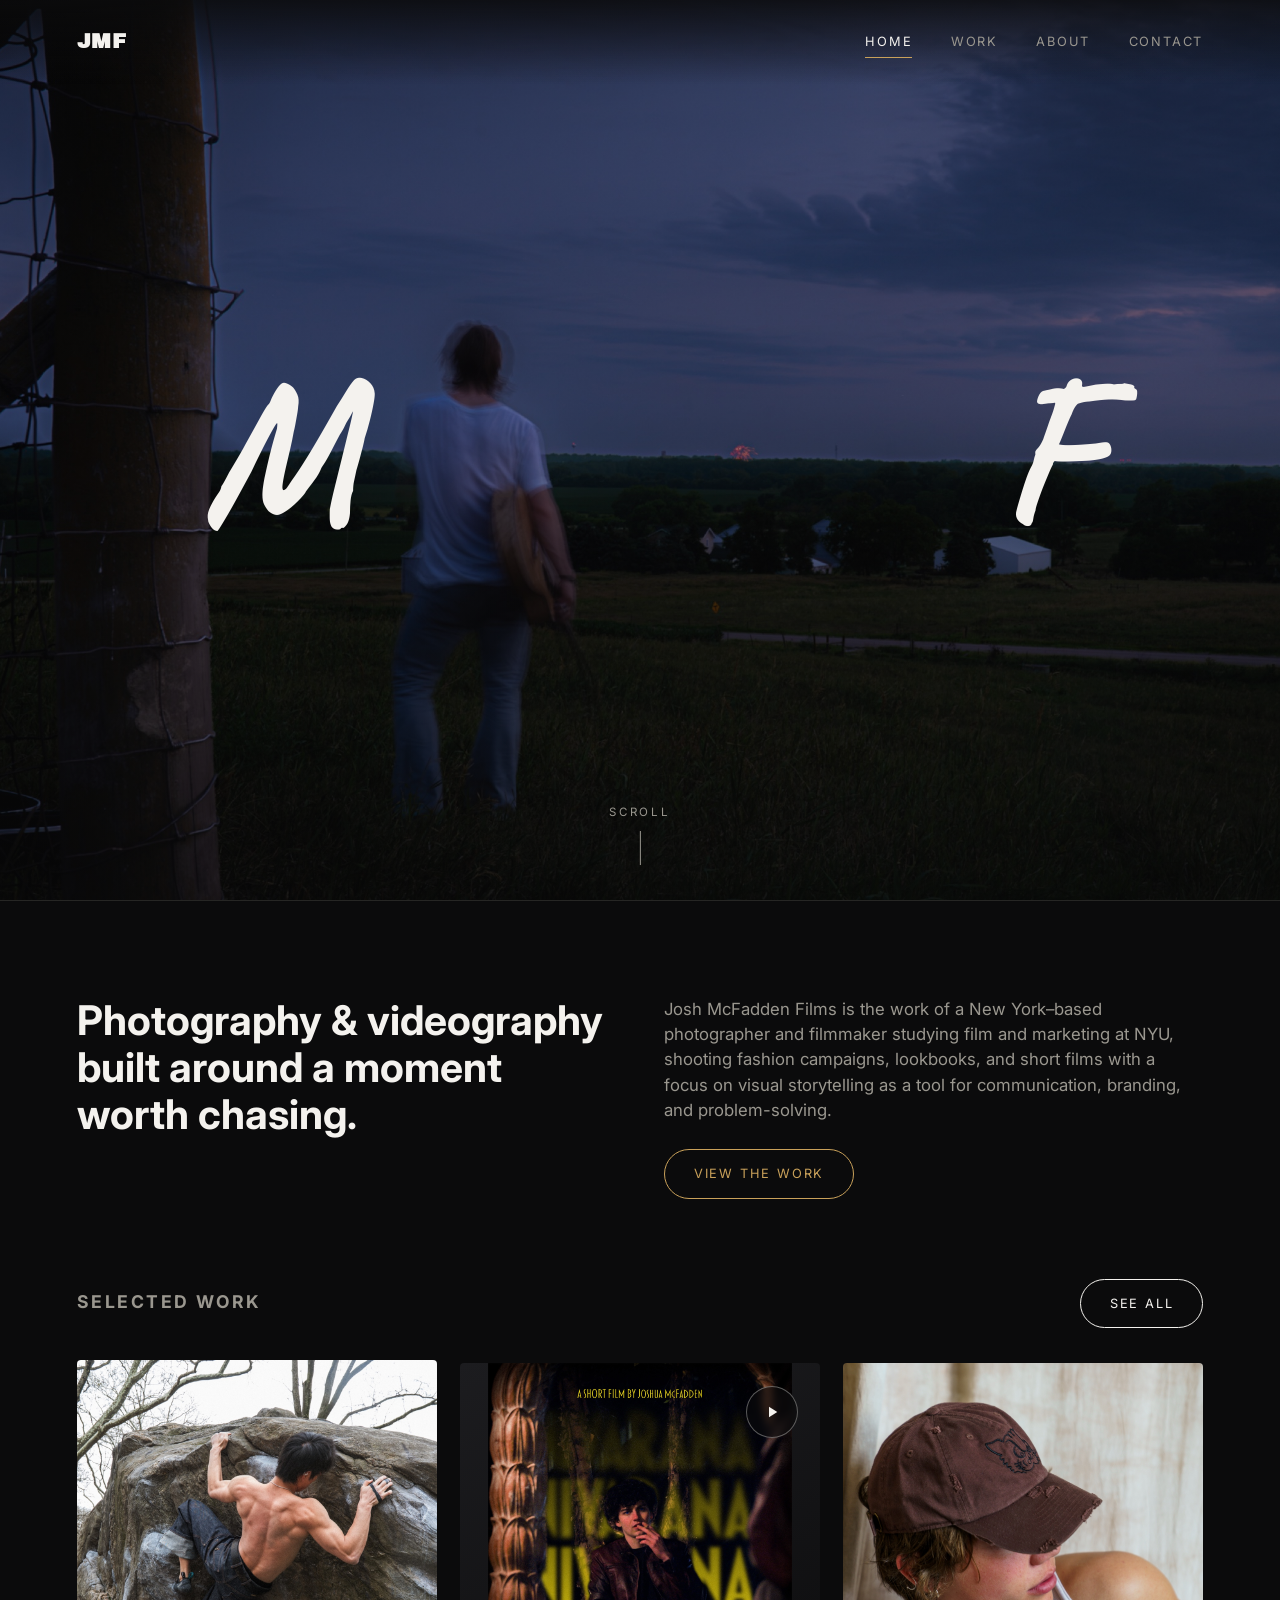
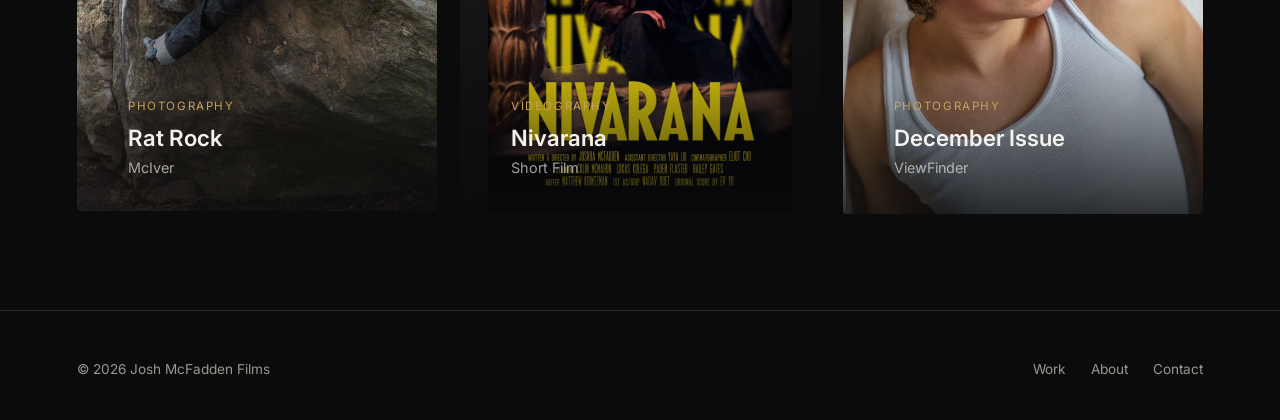
<file: index.html>
<!DOCTYPE html>
<html lang="en">
<head>
<meta charset="UTF-8">
<meta name="viewport" content="width=device-width, initial-scale=1.0">
<title>Josh McFadden Films — Photography &amp; Videography</title>
<meta name="description" content="Josh McFadden Films — photography and videography portfolio: campaigns, editorials, and short films.">
<link rel="preconnect" href="https://fonts.googleapis.com">
<link rel="preconnect" href="https://fonts.gstatic.com" crossorigin>
<link href="https://fonts.googleapis.com/css2?family=Archivo+Black&family=Caveat:wght@600;700&family=Inter:wght@400;500;600&display=swap" rel="stylesheet">
<link rel="stylesheet" href="css/style.css?v=6">
</head>
<body>

<header class="site-header">
  <div class="header-inner">
    <a href="index.html" class="logo display">JMF</a>
    <nav class="main-nav">
      <a href="index.html" class="active">Home</a>
      <a href="work.html">Work</a>
      <a href="about.html">About</a>
      <a href="contact.html">Contact</a>
    </nav>
    <button class="nav-toggle" aria-label="Toggle menu">&#9776;</button>
  </div>
</header>

<section class="hero">
  <div class="hero-inner">

    <div class="intro-clones" id="introClones" aria-hidden="true">
      <span class="clone" data-target="0">J</span>
      <span class="clone" data-target="5">M</span>
      <span class="clone" data-target="14">F</span>
    </div>

    <div class="marquee">
      <div class="marquee-track" id="marqueeTrack">
        <div class="marquee-copy" id="copyA">
          <span class="letter" data-i="0">J</span><span class="letter" data-i="1">o</span><span class="letter" data-i="2">s</span><span class="letter" data-i="3">h</span><span class="letter" data-i="4">&nbsp;</span><span class="letter" data-i="5">M</span><span class="letter" data-i="6">c</span><span class="letter" data-i="7">F</span><span class="letter" data-i="8">a</span><span class="letter" data-i="9">d</span><span class="letter" data-i="10">d</span><span class="letter" data-i="11">e</span><span class="letter" data-i="12">n</span><span class="letter" data-i="13">&nbsp;</span><span class="letter" data-i="14">F</span><span class="letter" data-i="15">i</span><span class="letter" data-i="16">l</span><span class="letter" data-i="17">m</span><span class="letter" data-i="18">s</span>
        </div>
      </div>
    </div>

  </div>

  <div class="hero-scrollcue">
    <span>Scroll</span>
    <span class="line"></span>
  </div>
</section>

<section class="home-intro">
  <h2>Photography &amp; videography built around a moment worth chasing.</h2>
  <div>
    <p>Josh McFadden Films is the work of a New York–based photographer and filmmaker studying film and marketing at NYU, shooting fashion campaigns, lookbooks, and short films with a focus on visual storytelling as a tool for communication, branding, and problem-solving.</p>
    <a href="work.html" class="btn accent">View the work</a>
  </div>
</section>

<section class="featured-strip">
  <div class="strip-head">
    <h3>Selected Work</h3>
    <a href="work.html" class="btn">See all</a>
  </div>
  <div class="featured-grid">

    <a class="project-card" href="work/mciver-rat-rock.html">
      <div class="card-media">
        <img src="assets/images/work/mciver-rat-rock/thumb-grid.jpg" alt="McIver — Rat Rock campaign">
      </div>
      <div class="card-meta">
        <div class="card-cat">Photography</div>
        <h4>Rat Rock</h4>
        <div class="card-client">McIver</div>
      </div>
    </a>

    <a class="project-card" href="work/nivarana.html">
      <div class="card-media">
        <img src="assets/images/video-posters/nivarana-poster.jpg" alt="Nivarana short film poster">
        <div class="play-badge"><svg viewBox="0 0 24 24"><path d="M8 5v14l11-7z"/></svg></div>
      </div>
      <div class="card-meta">
        <div class="card-cat">Videography</div>
        <h4>Nivarana</h4>
        <div class="card-client">Short Film</div>
      </div>
    </a>

    <a class="project-card" href="work/viewfinder-dec15.html">
      <div class="card-media">
        <img src="assets/images/work/viewfinder-dec15/thumb-home.jpg" alt="ViewFinder — December issue">
      </div>
      <div class="card-meta">
        <div class="card-cat">Photography</div>
        <h4>December Issue</h4>
        <div class="card-client">ViewFinder</div>
      </div>
    </a>

  </div>
</section>

<footer class="site-footer">
  <div>&copy; <span id="year"></span> Josh McFadden Films</div>
  <div class="footer-links">
    <a href="work.html">Work</a>
    <a href="about.html">About</a>
    <a href="contact.html">Contact</a>
  </div>
</footer>

<script>document.getElementById('year').textContent = new Date().getFullYear();</script>
<script src="js/main.js"></script>
</body>
</html>
</file>
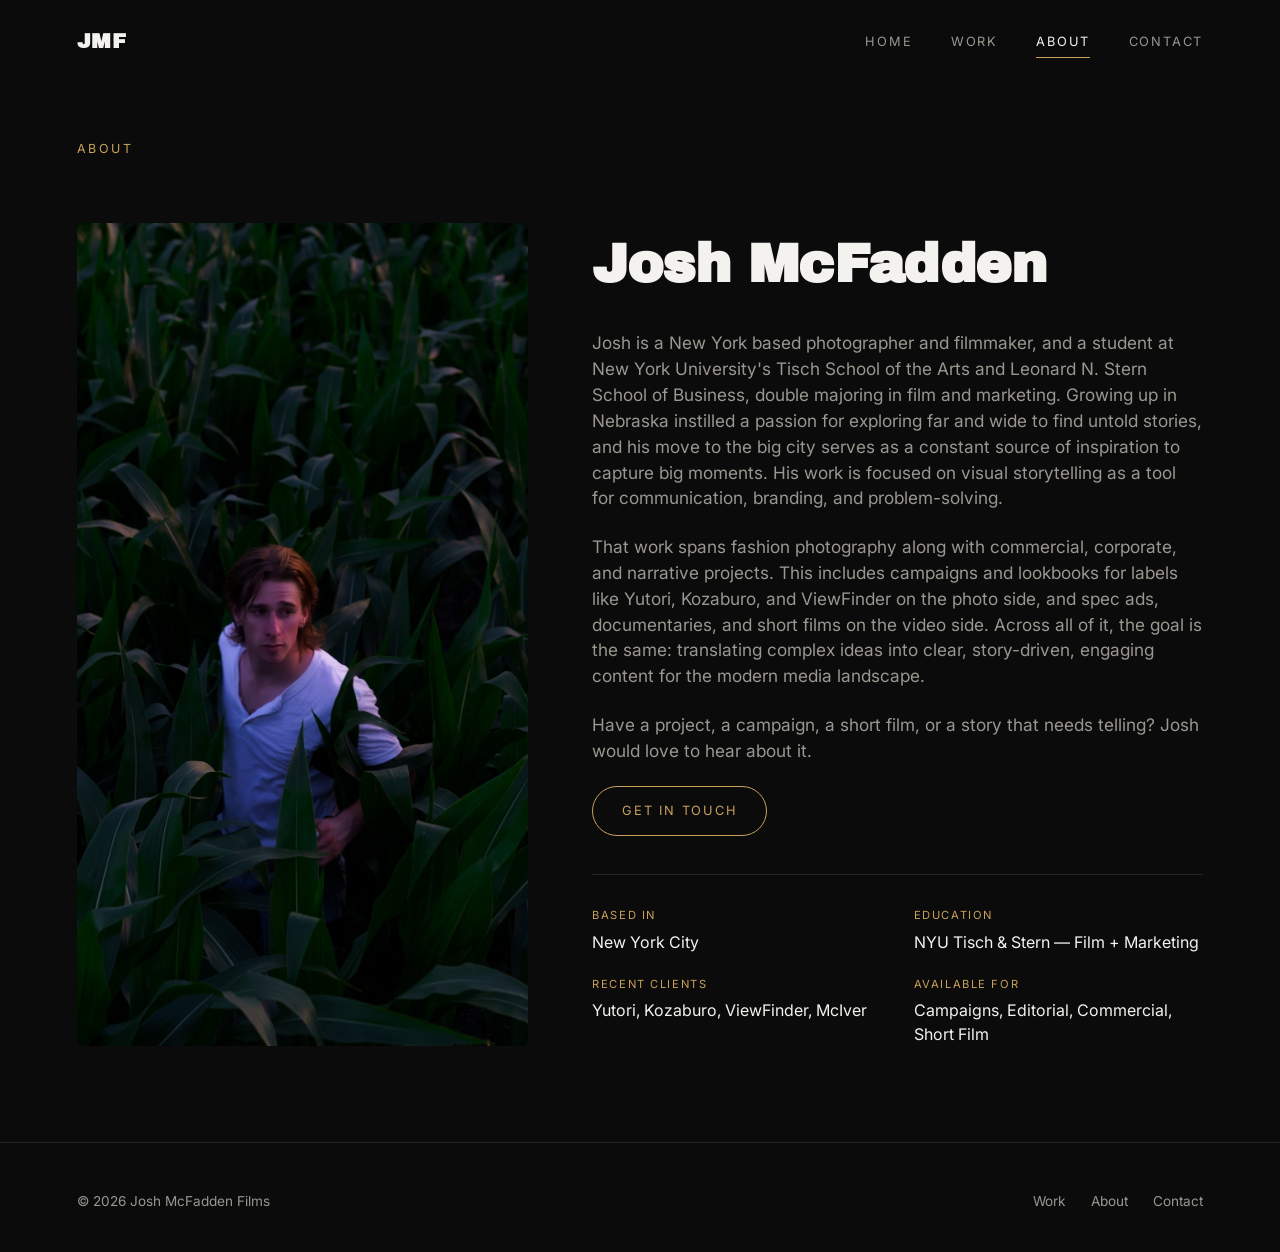
<file: about.html>
<!DOCTYPE html>
<html lang="en">
<head>
<meta charset="UTF-8">
<meta name="viewport" content="width=device-width, initial-scale=1.0">
<title>About — Josh McFadden Films</title>
<meta name="description" content="About Josh McFadden — photographer and filmmaker.">
<link rel="preconnect" href="https://fonts.googleapis.com">
<link rel="preconnect" href="https://fonts.gstatic.com" crossorigin>
<link href="https://fonts.googleapis.com/css2?family=Archivo+Black&family=Inter:wght@400;500;600&display=swap" rel="stylesheet">
<link rel="stylesheet" href="css/style.css?v=6">
</head>
<body>

<header class="site-header solid">
  <div class="header-inner">
    <a href="index.html" class="logo display">JMF</a>
    <nav class="main-nav">
      <a href="index.html">Home</a>
      <a href="work.html">Work</a>
      <a href="about.html" class="active">About</a>
      <a href="contact.html">Contact</a>
    </nav>
    <button class="nav-toggle" aria-label="Toggle menu">&#9776;</button>
  </div>
</header>

<div class="page-hero">
  <div class="eyebrow">About</div>
</div>

<div class="about-grid">

  <div class="about-photos single">
    <img class="about-photo-full" src="assets/images/about/josh-farm.jpg" alt="Josh McFadden in a field at dusk">
  </div>

  <div class="about-text">
    <h1 class="display">Josh McFadden</h1>
    <p>Josh is a New York based photographer and filmmaker, and a student at New York University's Tisch School of the Arts and Leonard N. Stern School of Business, double majoring in film and marketing. Growing up in Nebraska instilled a passion for exploring far and wide to find untold stories, and his move to the big city serves as a constant source of inspiration to capture big moments. His work is focused on visual storytelling as a tool for communication, branding, and problem-solving.</p>
    <p>That work spans fashion photography along with commercial, corporate, and narrative projects. This includes campaigns and lookbooks for labels like Yutori, Kozaburo, and ViewFinder on the photo side, and spec ads, documentaries, and short films on the video side. Across all of it, the goal is the same: translating complex ideas into clear, story-driven, engaging content for the modern media landscape.</p>
    <p>Have a project, a campaign, a short film, or a story that needs telling? Josh would love to hear about it.</p>
    <a href="contact.html" class="btn accent">Get in touch</a>

    <div class="about-facts">
      <div><span>Based In</span>New York City</div>
      <div><span>Education</span>NYU Tisch &amp; Stern — Film + Marketing</div>
      <div><span>Recent Clients</span>Yutori, Kozaburo, ViewFinder, McIver</div>
      <div><span>Available For</span>Campaigns, Editorial, Commercial, Short Film</div>
    </div>
  </div>

</div>

<footer class="site-footer">
  <div>&copy; <span id="year"></span> Josh McFadden Films</div>
  <div class="footer-links">
    <a href="work.html">Work</a>
    <a href="about.html">About</a>
    <a href="contact.html">Contact</a>
  </div>
</footer>

<script>document.getElementById('year').textContent = new Date().getFullYear();</script>
<script src="js/main.js"></script>
</body>
</html>
</file>
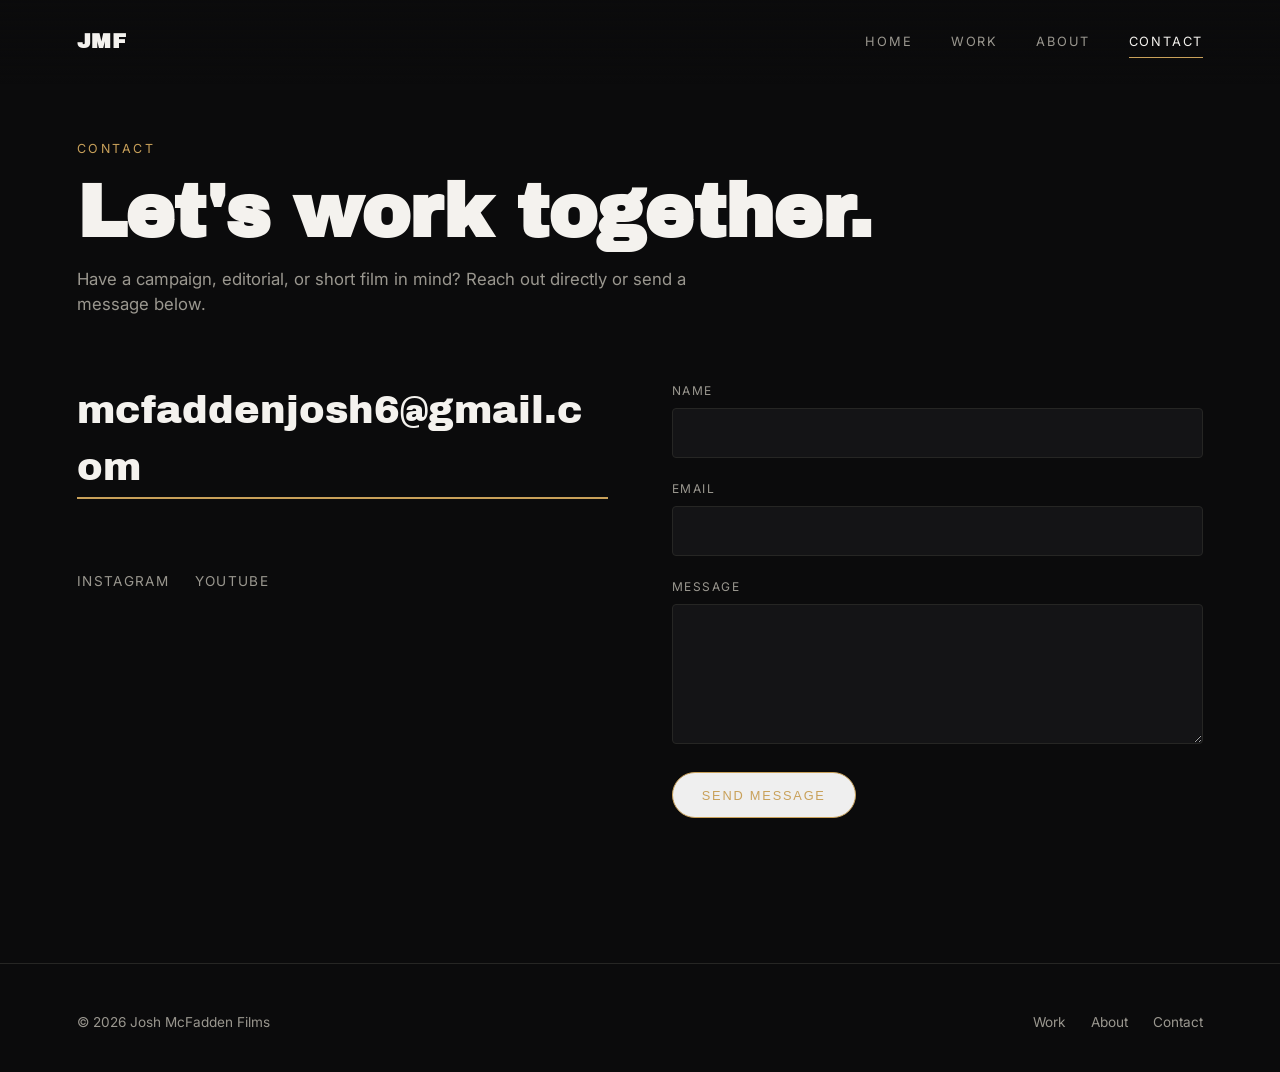
<file: contact.html>
<!DOCTYPE html>
<html lang="en">
<head>
<meta charset="UTF-8">
<meta name="viewport" content="width=device-width, initial-scale=1.0">
<title>Contact — Josh McFadden Films</title>
<meta name="description" content="Get in touch with Josh McFadden Films for photography and videography projects.">
<link rel="preconnect" href="https://fonts.googleapis.com">
<link rel="preconnect" href="https://fonts.gstatic.com" crossorigin>
<link href="https://fonts.googleapis.com/css2?family=Archivo+Black&family=Inter:wght@400;500;600&display=swap" rel="stylesheet">
<link rel="stylesheet" href="css/style.css?v=6">
</head>
<body>

<header class="site-header solid">
  <div class="header-inner">
    <a href="index.html" class="logo display">JMF</a>
    <nav class="main-nav">
      <a href="index.html">Home</a>
      <a href="work.html">Work</a>
      <a href="about.html">About</a>
      <a href="contact.html" class="active">Contact</a>
    </nav>
    <button class="nav-toggle" aria-label="Toggle menu">&#9776;</button>
  </div>
</header>

<div class="page-hero">
  <div class="eyebrow">Contact</div>
  <h1 class="page-title display">Let's work together.</h1>
  <p class="page-lede">Have a campaign, editorial, or short film in mind? Reach out directly or send a message below.</p>
</div>

<div class="contact-grid">

  <div class="contact-direct">
    <a class="email-link" href="mailto:mcfaddenjosh6@gmail.com">mcfaddenjosh6@gmail.com</a>
    <div class="contact-social">
      <a href="https://www.instagram.com/joshmcfadden_" target="_blank" rel="noopener">Instagram</a>
      <a href="#" target="_blank" rel="noopener">YouTube</a>
    </div>
  </div>

  <form id="contactForm" novalidate>
    <div class="field">
      <label for="name">Name</label>
      <input type="text" id="name" name="name" required>
    </div>
    <div class="field">
      <label for="email">Email</label>
      <input type="email" id="email" name="email" required>
    </div>
    <div class="field">
      <label for="message">Message</label>
      <textarea id="message" name="message" required></textarea>
    </div>
    <button type="submit" class="btn accent">Send message</button>
    <div class="form-status" id="formStatus"></div>
  </form>

</div>

<footer class="site-footer">
  <div>&copy; <span id="year"></span> Josh McFadden Films</div>
  <div class="footer-links">
    <a href="work.html">Work</a>
    <a href="about.html">About</a>
    <a href="contact.html">Contact</a>
  </div>
</footer>

<script>document.getElementById('year').textContent = new Date().getFullYear();</script>
<script src="js/main.js"></script>
</body>
</html>
</file>
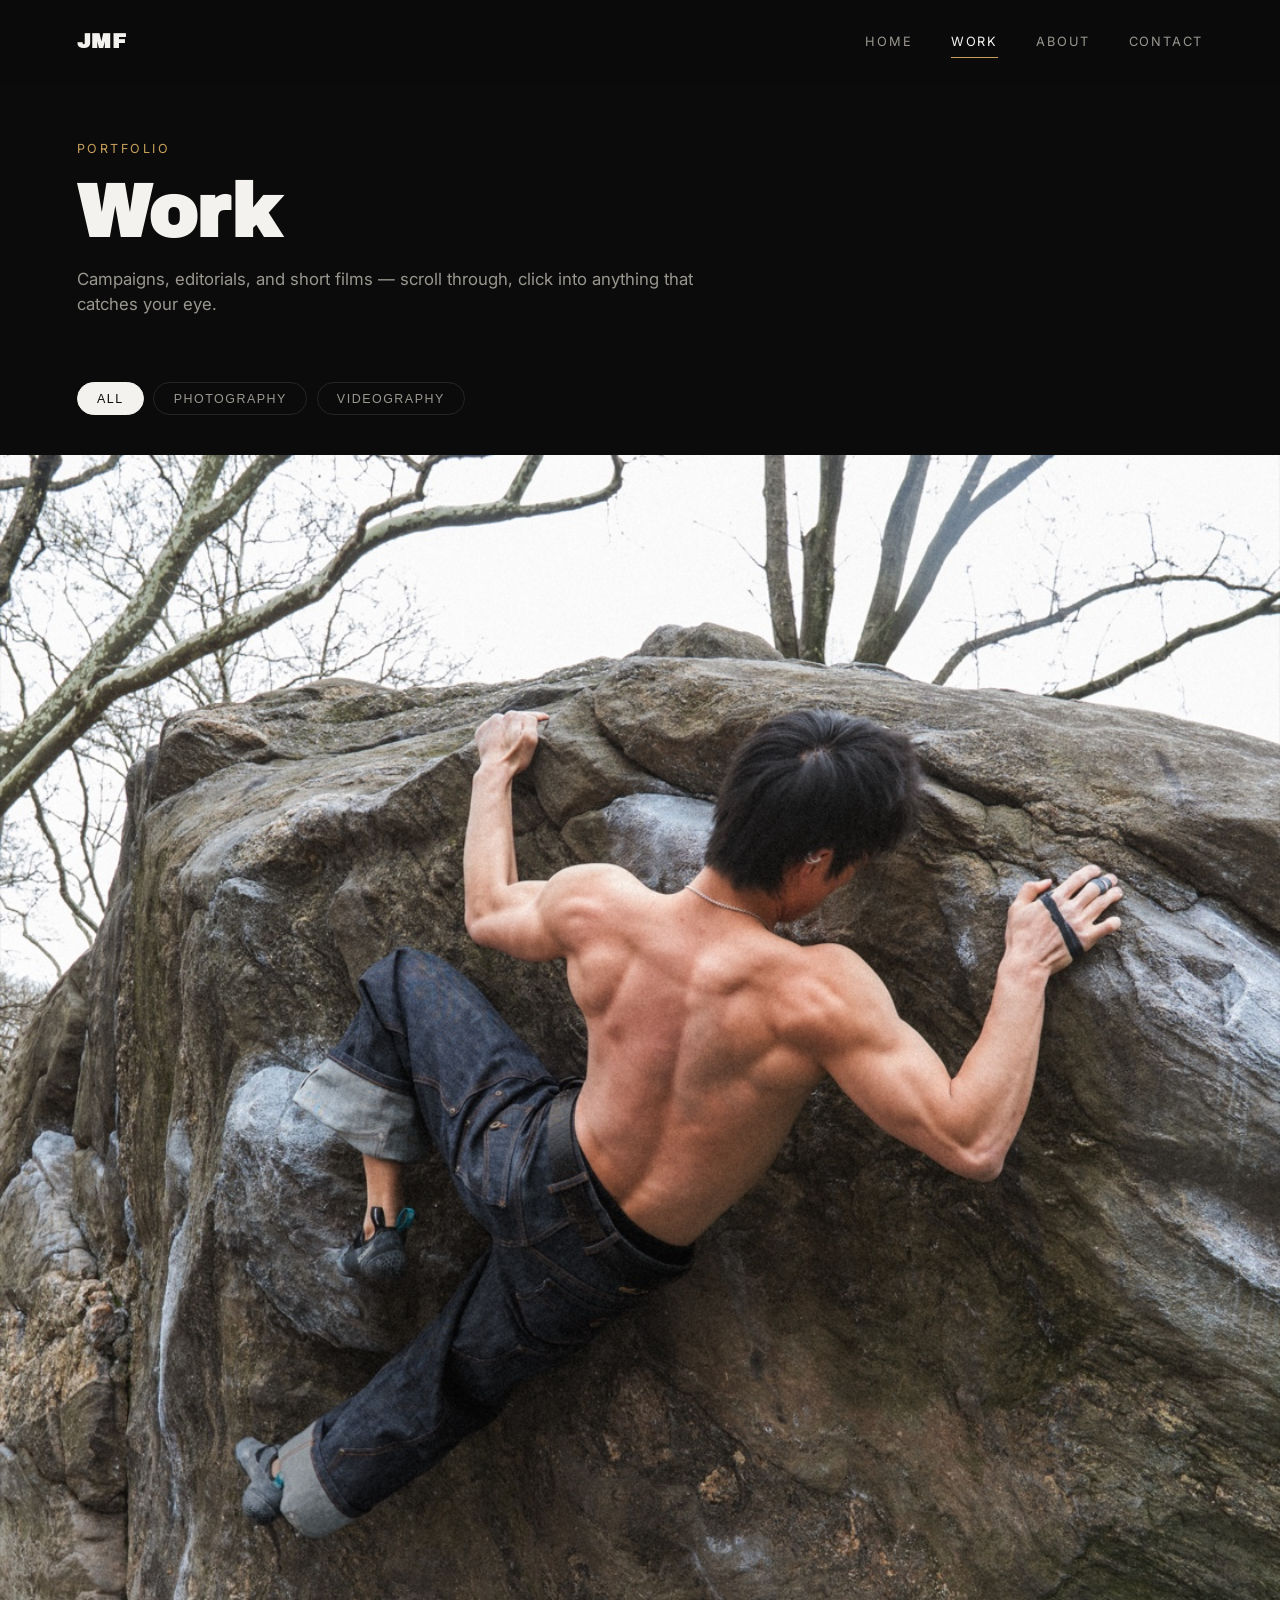
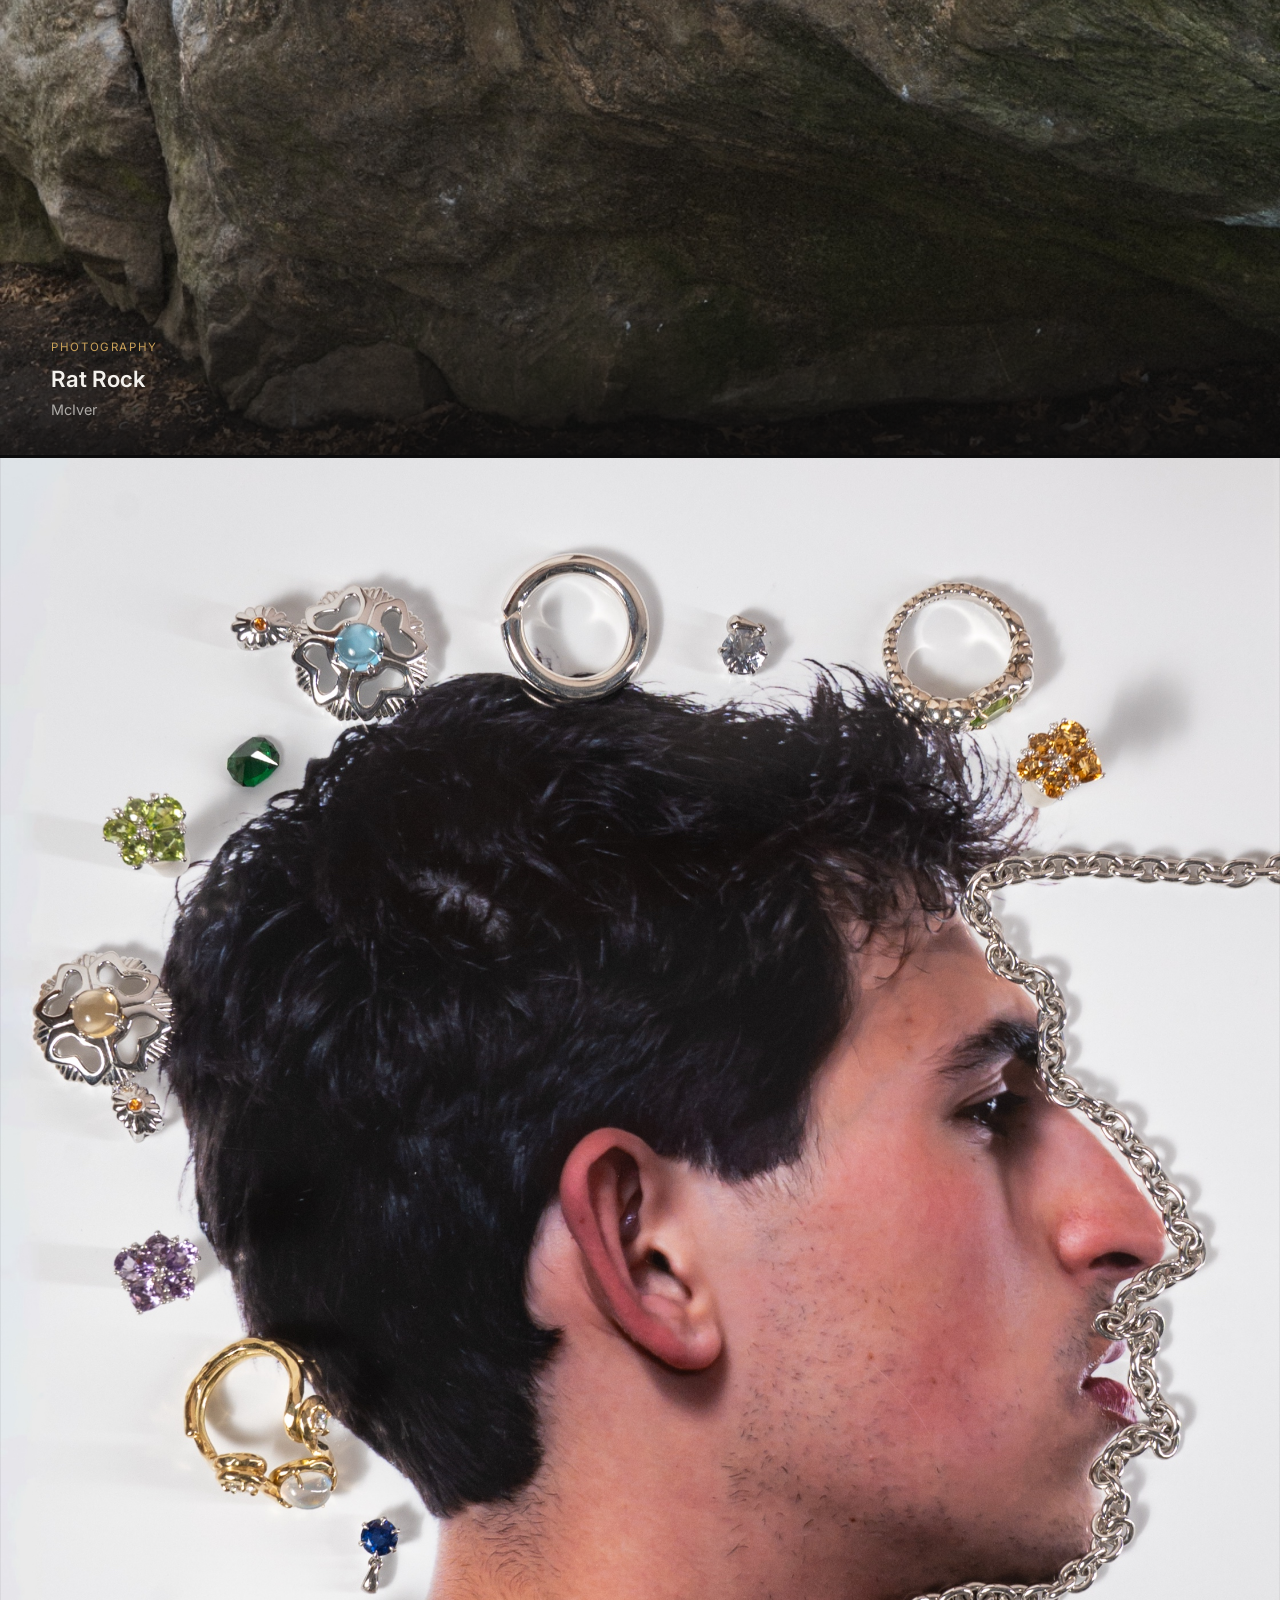
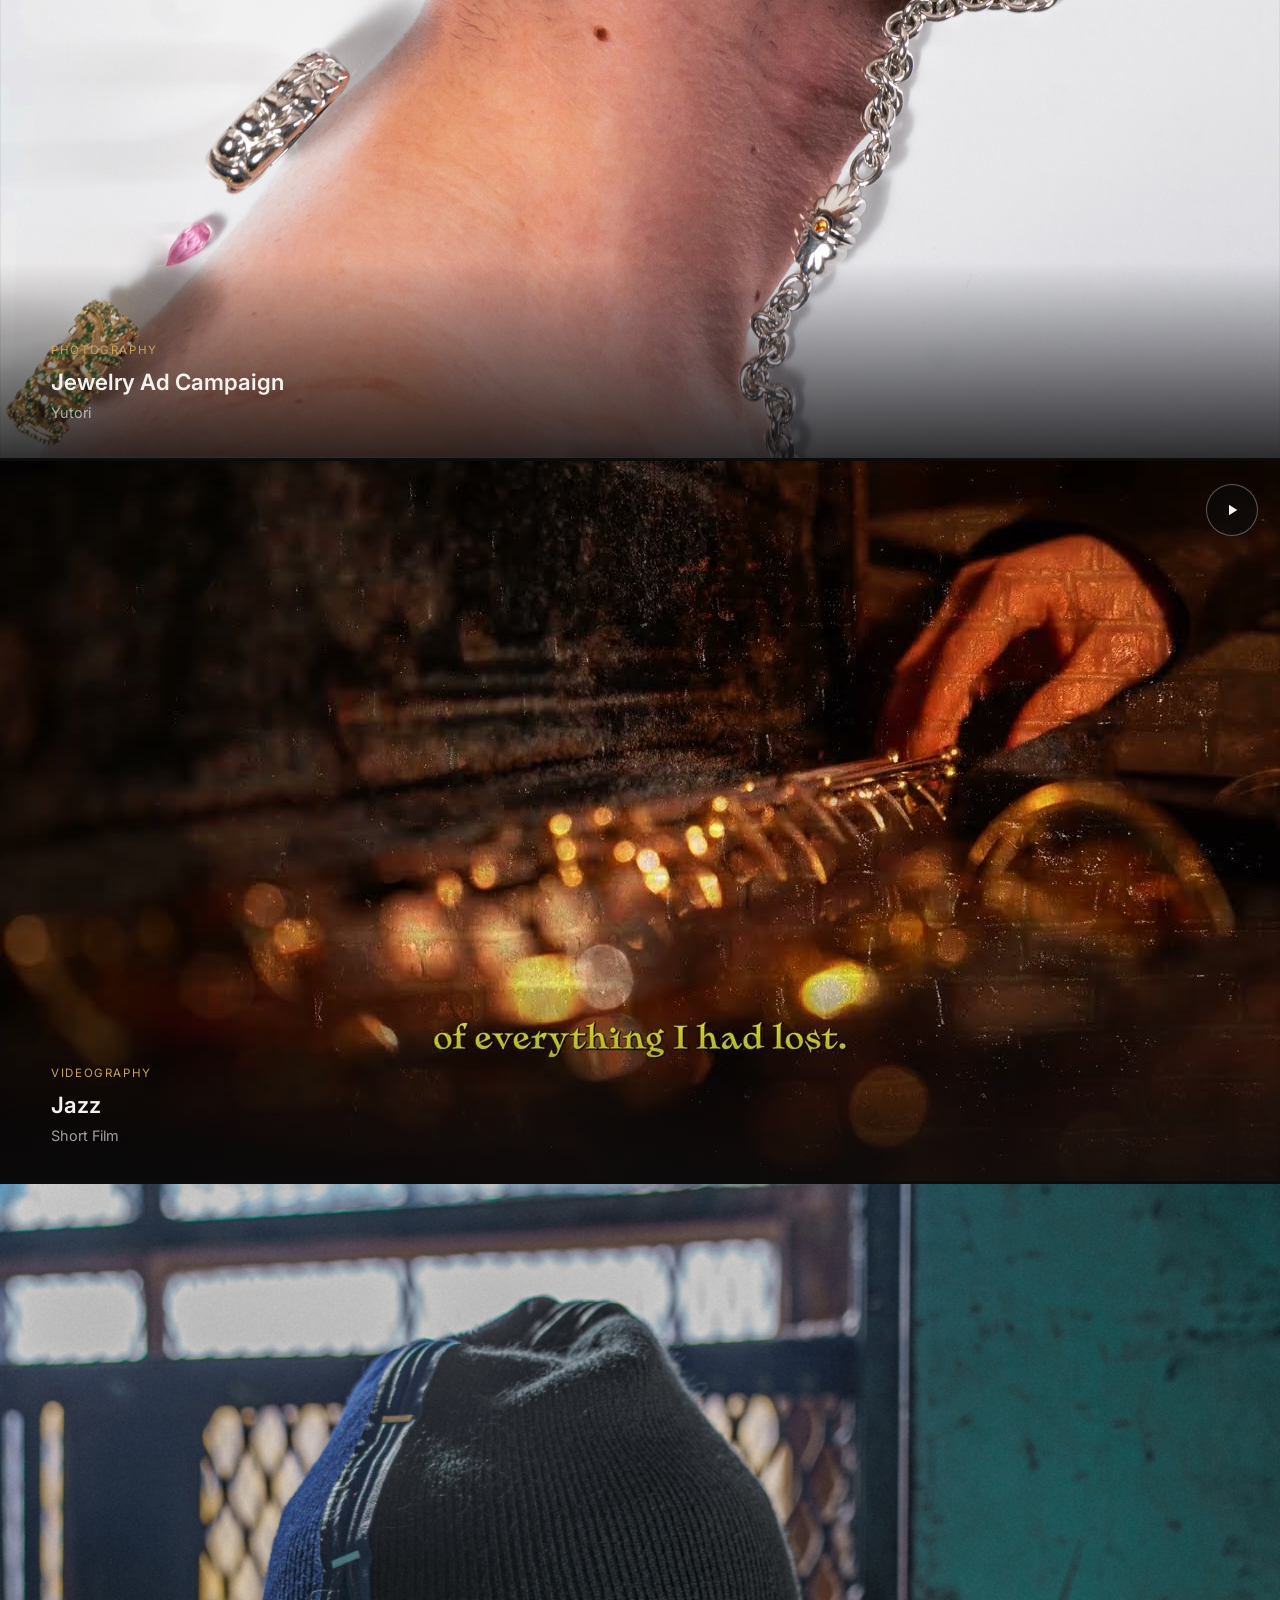
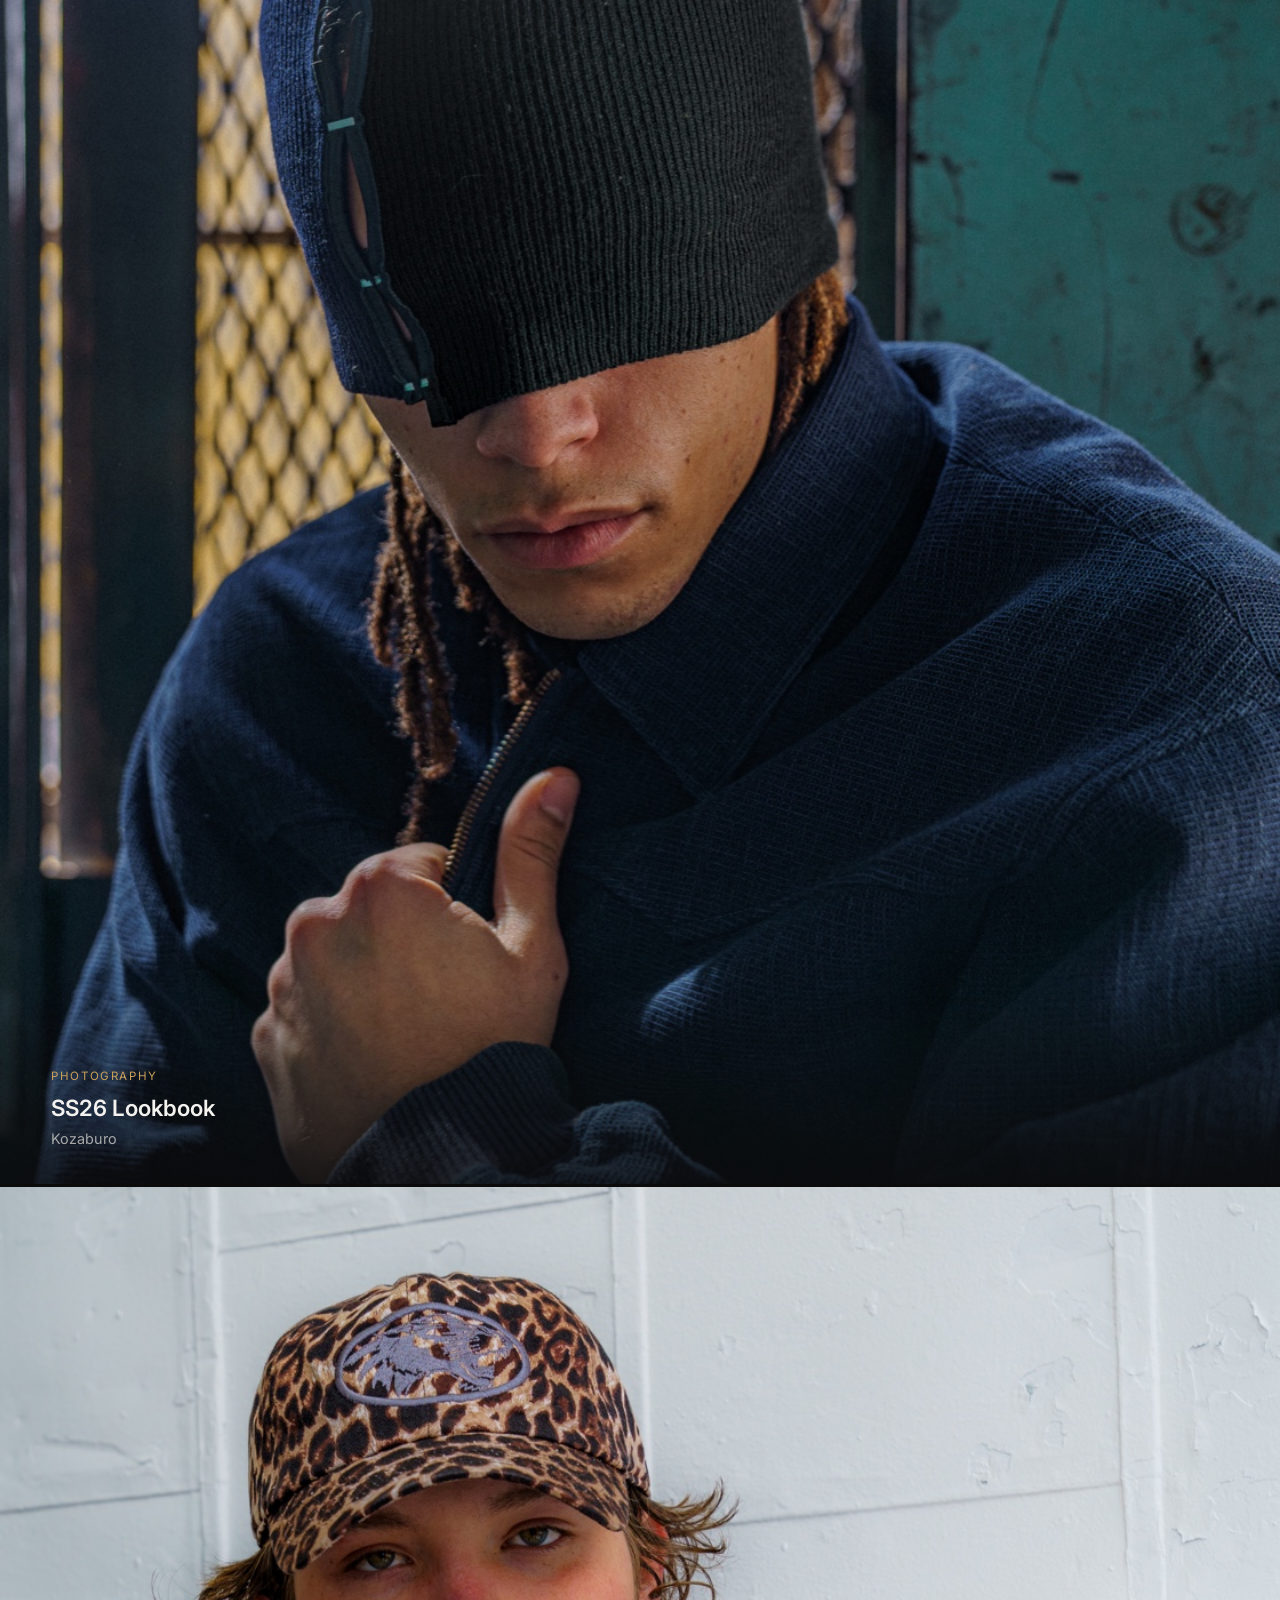
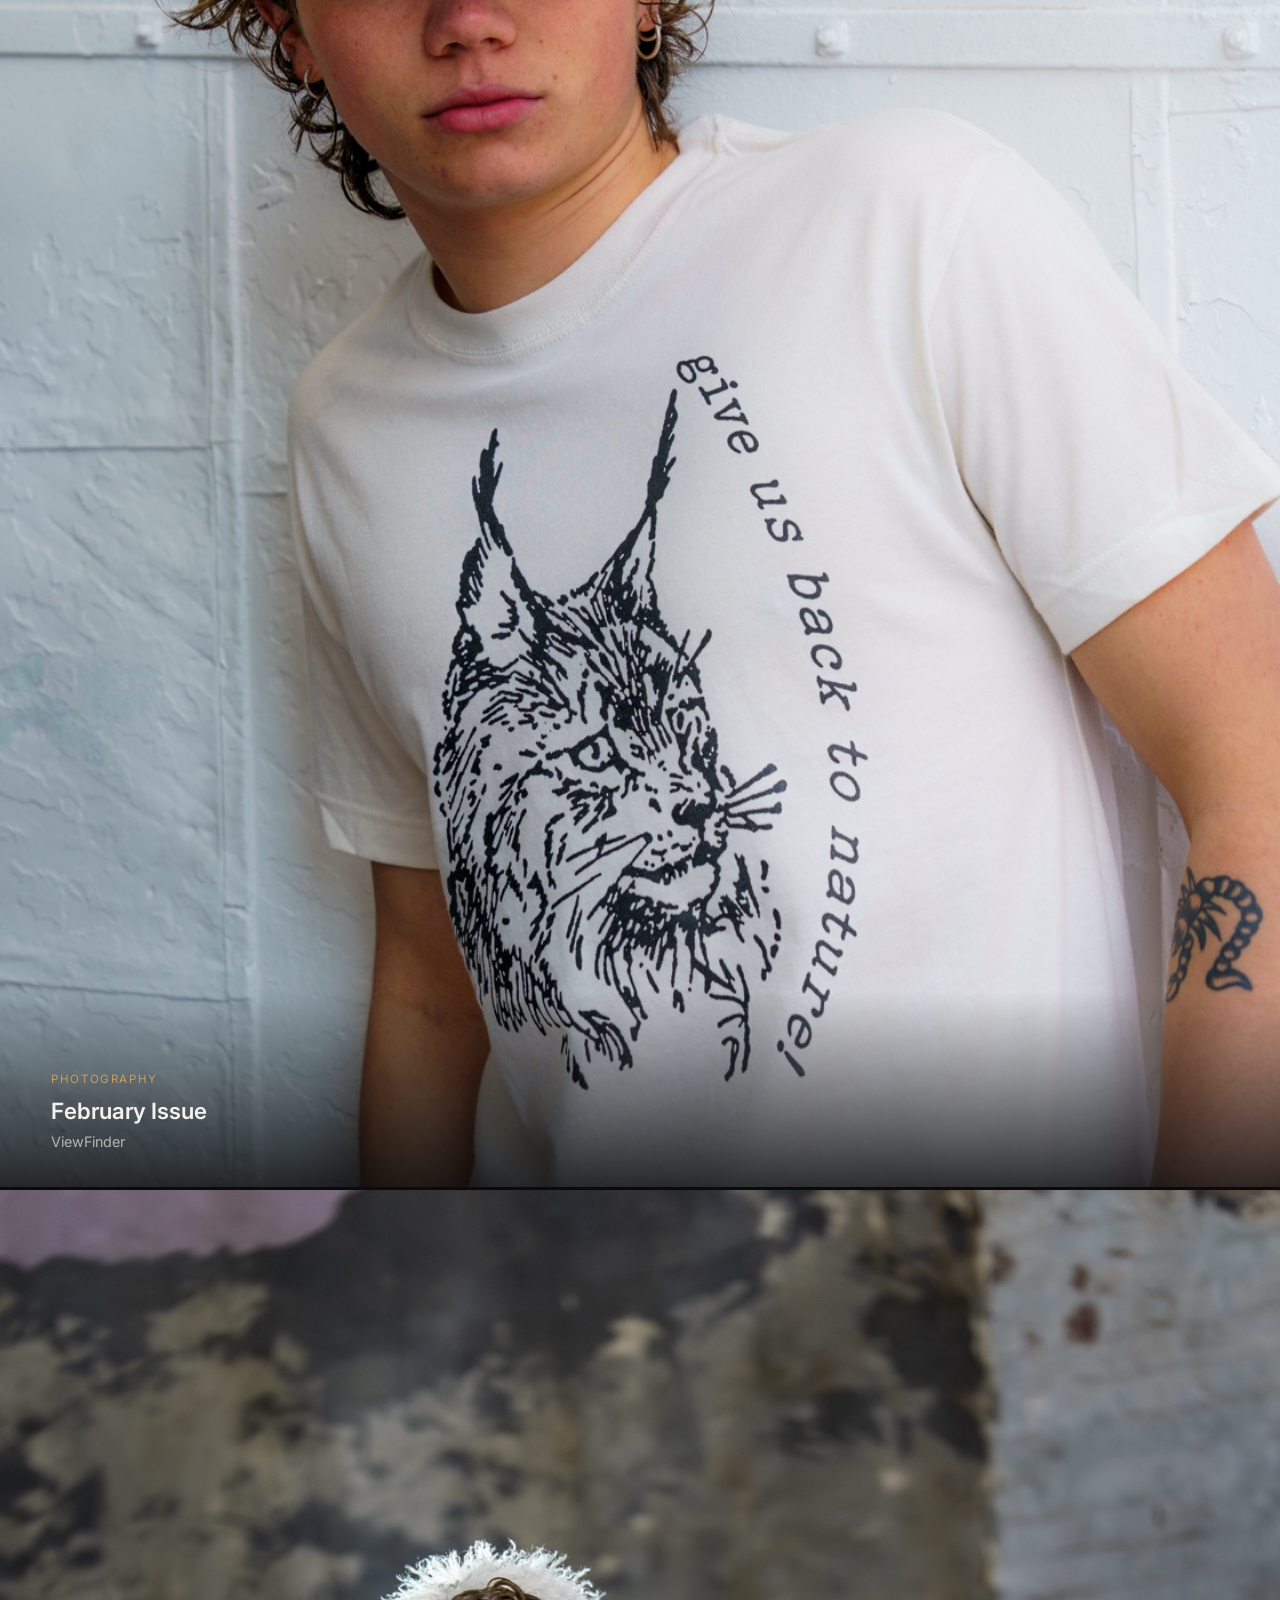
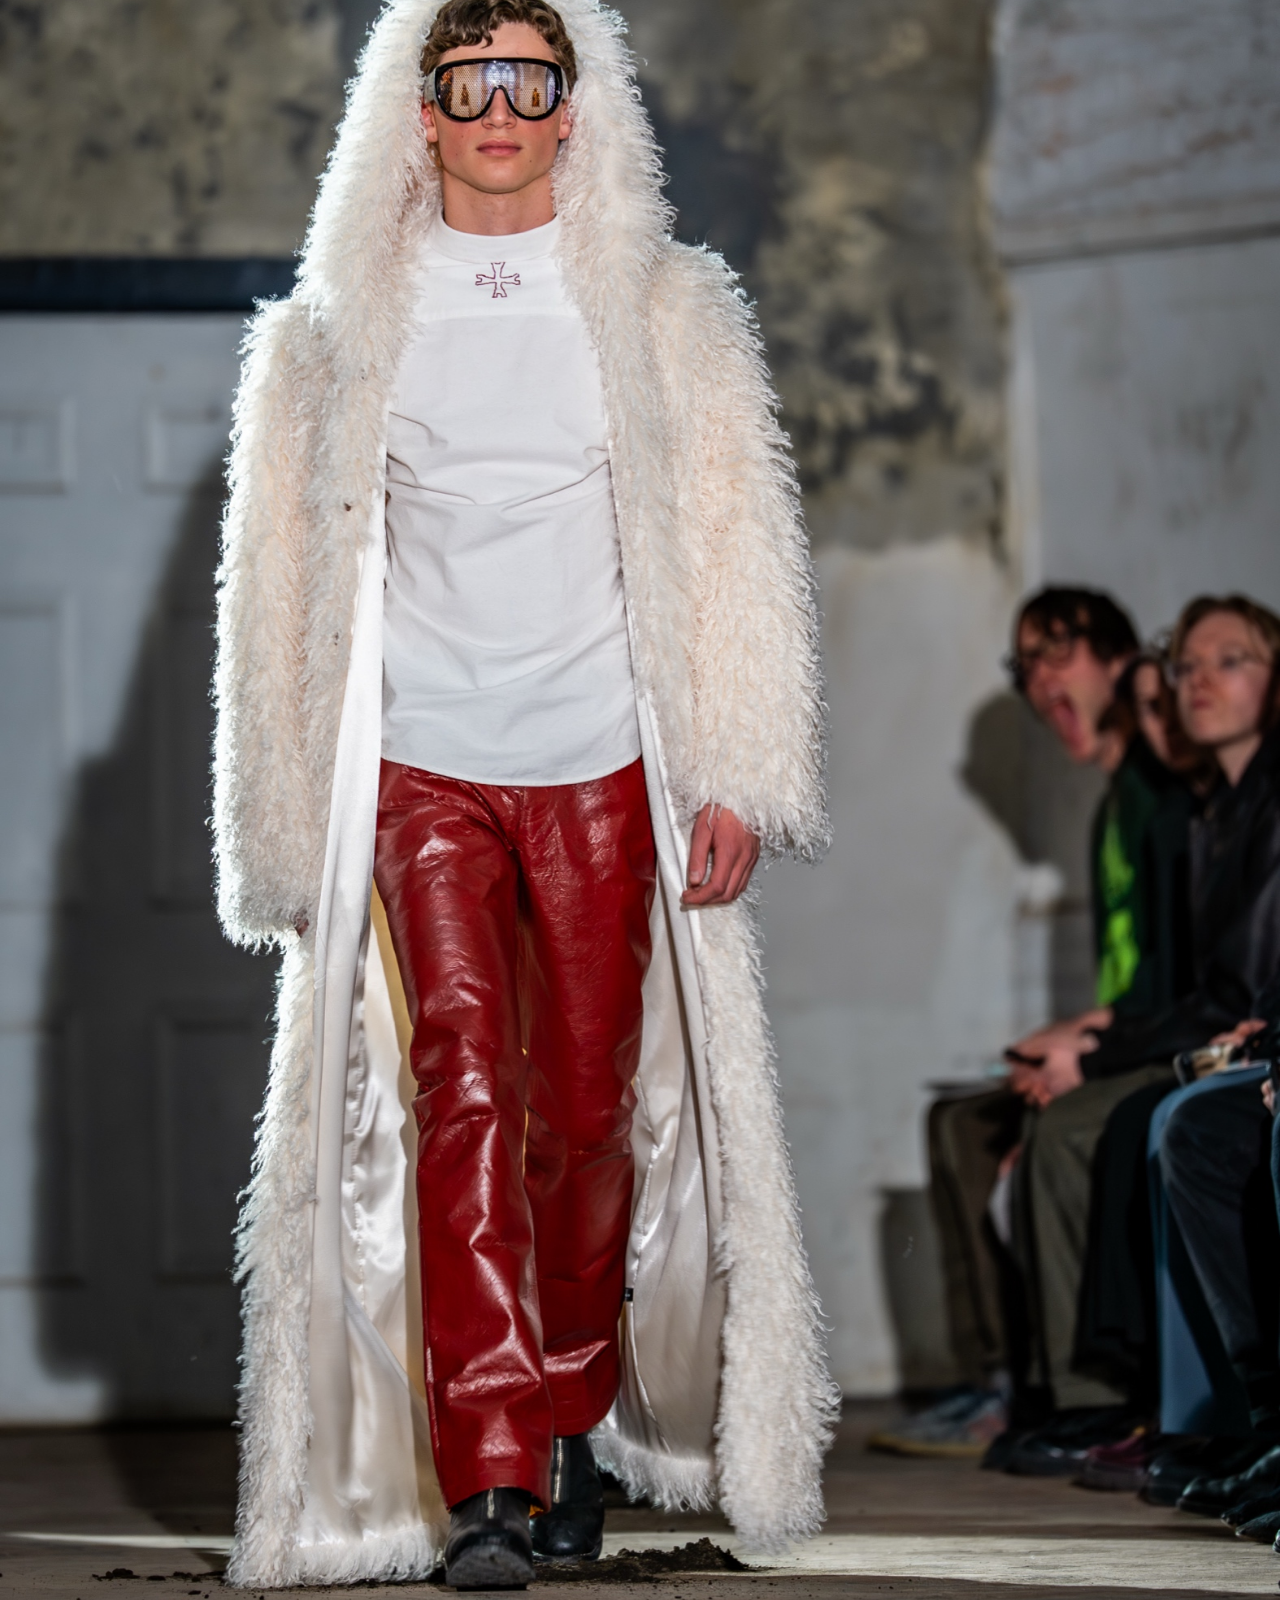
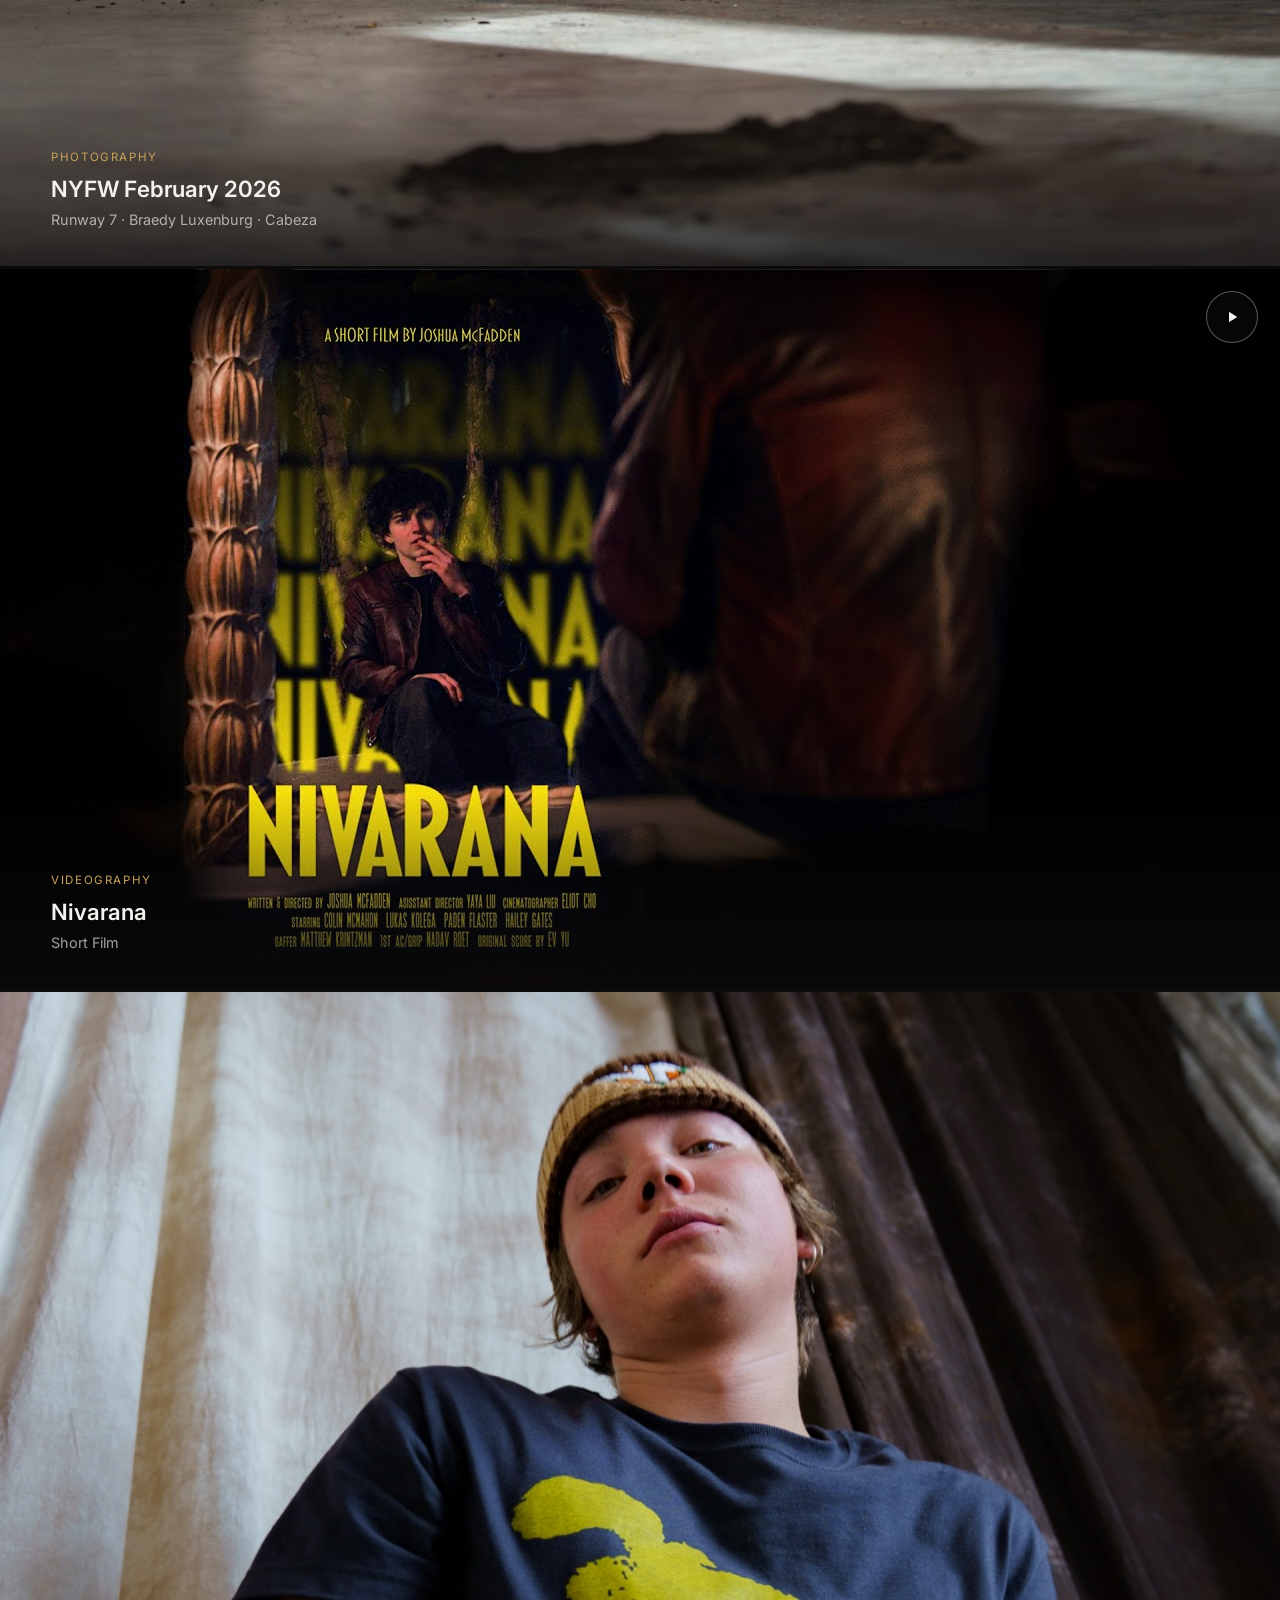
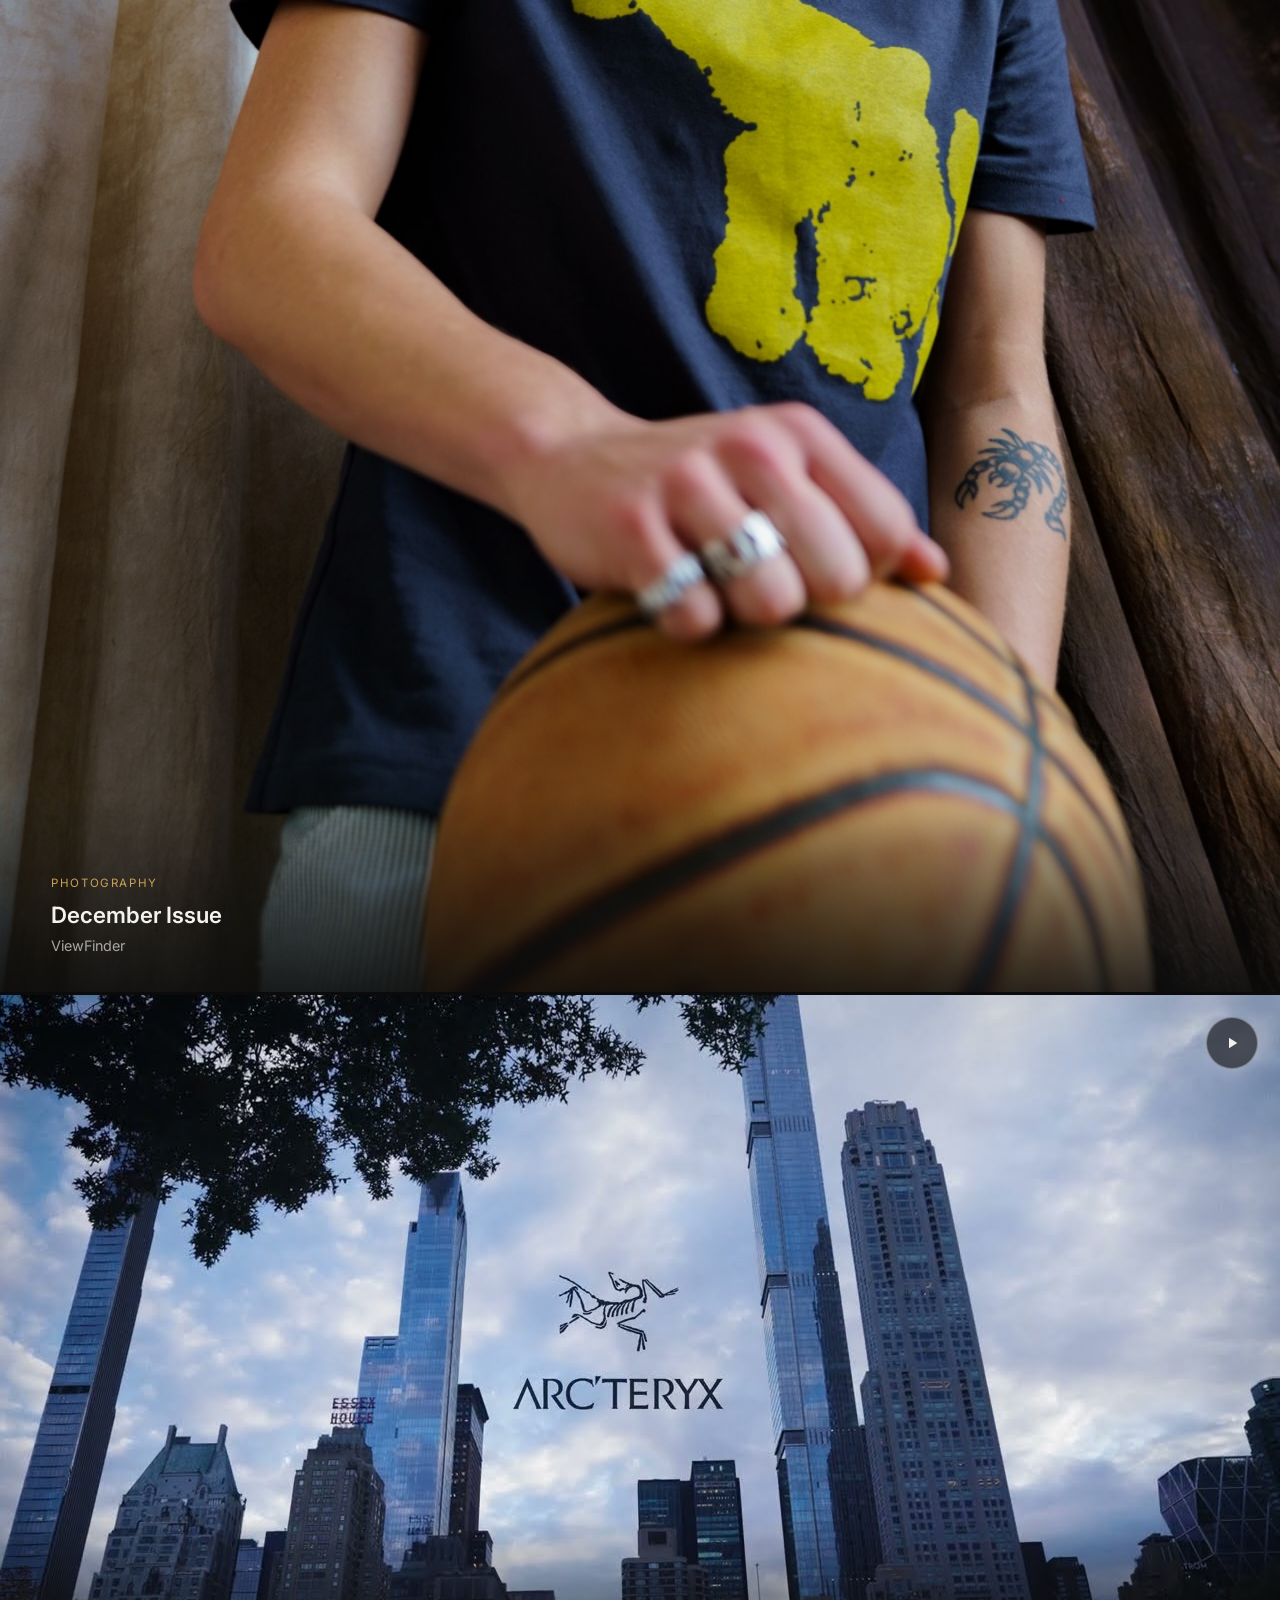
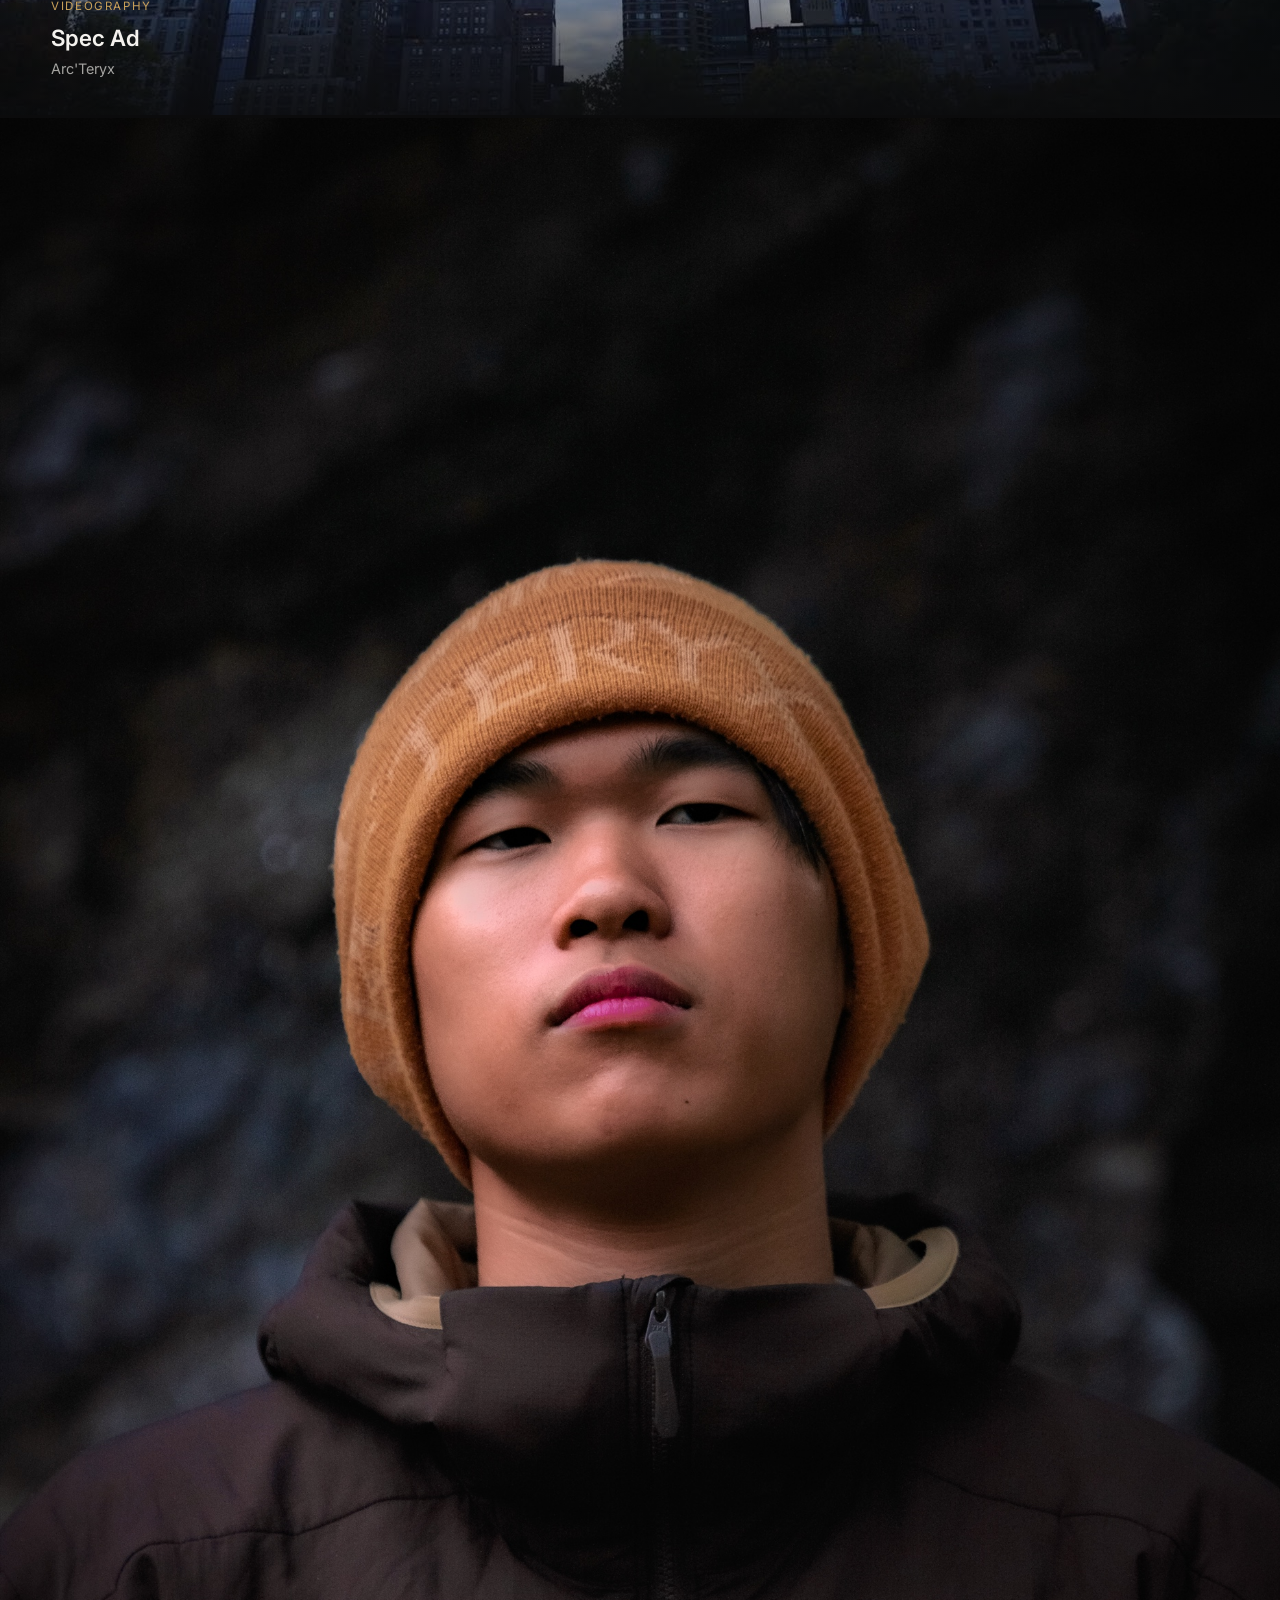
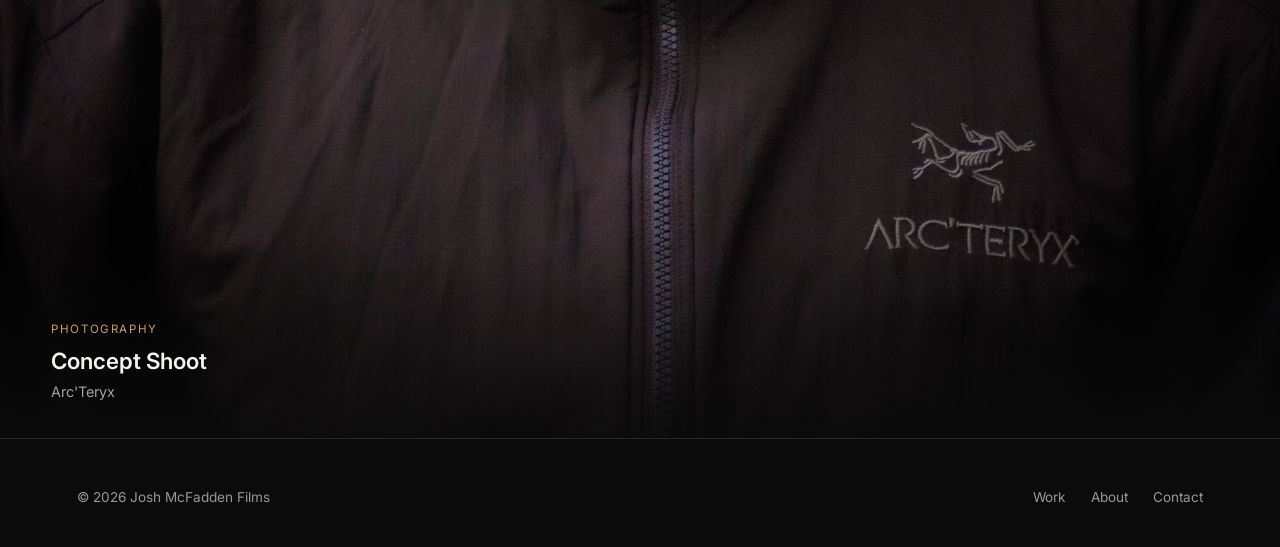
<file: work.html>
<!DOCTYPE html>
<html lang="en">
<head>
<meta charset="UTF-8">
<meta name="viewport" content="width=device-width, initial-scale=1.0">
<title>Work — Josh McFadden Films</title>
<meta name="description" content="Selected photography and videography work by Josh McFadden Films.">
<link rel="preconnect" href="https://fonts.googleapis.com">
<link rel="preconnect" href="https://fonts.gstatic.com" crossorigin>
<link href="https://fonts.googleapis.com/css2?family=Archivo+Black&family=Inter:wght@400;500;600&display=swap" rel="stylesheet">
<link rel="stylesheet" href="css/style.css?v=6">
</head>
<body>

<header class="site-header solid">
  <div class="header-inner">
    <a href="index.html" class="logo display">JMF</a>
    <nav class="main-nav">
      <a href="index.html">Home</a>
      <a href="work.html" class="active">Work</a>
      <a href="about.html">About</a>
      <a href="contact.html">Contact</a>
    </nav>
    <button class="nav-toggle" aria-label="Toggle menu">&#9776;</button>
  </div>
</header>

<div class="page-hero">
  <div class="eyebrow">Portfolio</div>
  <h1 class="page-title display">Work</h1>
  <p class="page-lede">Campaigns, editorials, and short films — scroll through, click into anything that catches your eye.</p>
</div>

<div class="wrap">
  <div class="work-filters">
    <button class="active" data-filter="all">All</button>
    <button data-filter="photo">Photography</button>
    <button data-filter="video">Videography</button>
  </div>
</div>

<div class="work-grid">

  <a class="project-card" data-category="photo" href="work/mciver-rat-rock.html" style="animation-delay:0.02s">
    <div class="card-media">
      <img src="assets/images/work/mciver-rat-rock/thumb-grid.jpg" alt="McIver — Rat Rock climbing campaign">
    </div>
    <div class="card-meta">
      <div class="card-cat">Photography</div>
      <h4>Rat Rock</h4>
      <div class="card-client">McIver</div>
    </div>
  </a>

  <a class="project-card" data-category="photo" href="work/yutori-no-jewelry.html" style="animation-delay:0.06s">
    <div class="card-media">
      <img src="assets/images/work/yutori-no-jewelry/thumb-grid.jpg" alt="Yutori — No Jewelry editorial">
    </div>
    <div class="card-meta">
      <div class="card-cat">Photography</div>
      <h4>Jewelry Ad Campaign</h4>
      <div class="card-client">Yutori</div>
    </div>
  </a>

  <a class="project-card" data-category="video" href="work/jazz.html" style="animation-delay:0.10s">
    <div class="card-media">
      <img src="assets/images/video-posters/jazz.jpg" alt="Jazz short film still" onerror="this.style.display='none'">
      <div class="play-badge"><svg viewBox="0 0 24 24"><path d="M8 5v14l11-7z"/></svg></div>
    </div>
    <div class="card-meta">
      <div class="card-cat">Videography</div>
      <h4>Jazz</h4>
      <div class="card-client">Short Film</div>
    </div>
  </a>

  <a class="project-card" data-category="photo" href="work/kozaburo.html" style="animation-delay:0.14s">
    <div class="card-media">
      <img src="assets/images/work/kozaburo/thumb-grid.jpg" alt="Kozaburo lookbook">
    </div>
    <div class="card-meta">
      <div class="card-cat">Photography</div>
      <h4>SS26 Lookbook</h4>
      <div class="card-client">Kozaburo</div>
    </div>
  </a>

  <a class="project-card" data-category="photo" href="work/viewfinder-feb19.html" style="animation-delay:0.18s">
    <div class="card-media">
      <img src="assets/images/work/viewfinder-feb19/thumb-grid.jpg" alt="ViewFinder February issue">
    </div>
    <div class="card-meta">
      <div class="card-cat">Photography</div>
      <h4>February Issue</h4>
      <div class="card-client">ViewFinder</div>
    </div>
  </a>

  <a class="project-card" data-category="photo" href="work/nyfw-feb26.html" style="animation-delay:0.22s">
    <div class="card-media">
      <img src="assets/images/work/nyfw-feb26/thumb-grid.jpg" alt="NYFW February 2026 runway photography">
    </div>
    <div class="card-meta">
      <div class="card-cat">Photography</div>
      <h4>NYFW February 2026</h4>
      <div class="card-client">Runway 7 &middot; Braedy Luxenburg &middot; Cabeza</div>
    </div>
  </a>

  <a class="project-card" data-category="video" href="work/nivarana.html" style="animation-delay:0.26s">
    <div class="card-media">
      <img src="assets/images/video-posters/nivarana.jpg" alt="Nivarana short film still" onerror="this.style.display='none'">
      <div class="play-badge"><svg viewBox="0 0 24 24"><path d="M8 5v14l11-7z"/></svg></div>
    </div>
    <div class="card-meta">
      <div class="card-cat">Videography</div>
      <h4>Nivarana</h4>
      <div class="card-client">Short Film</div>
    </div>
  </a>

  <a class="project-card" data-category="photo" href="work/viewfinder-dec15.html" style="animation-delay:0.30s">
    <div class="card-media">
      <img src="assets/images/work/viewfinder-dec15/thumb-grid.jpg" alt="ViewFinder December issue">
    </div>
    <div class="card-meta">
      <div class="card-cat">Photography</div>
      <h4>December Issue</h4>
      <div class="card-client">ViewFinder</div>
    </div>
  </a>

  <a class="project-card" data-category="video" href="work/arcteryx.html" style="animation-delay:0.34s">
    <div class="card-media">
      <img src="assets/images/video-posters/arcteryx.jpg" alt="Arc'Teryx spec ad still" onerror="this.style.display='none'">
      <div class="play-badge"><svg viewBox="0 0 24 24"><path d="M8 5v14l11-7z"/></svg></div>
    </div>
    <div class="card-meta">
      <div class="card-cat">Videography</div>
      <h4>Spec Ad</h4>
      <div class="card-client">Arc'Teryx</div>
    </div>
  </a>

  <a class="project-card" data-category="photo" href="work/arcteryx-photos.html" style="animation-delay:0.38s">
    <div class="card-media">
      <img src="assets/images/work/arcteryx/thumb-grid.jpg" alt="Arc'Teryx concept shoot portrait">
    </div>
    <div class="card-meta">
      <div class="card-cat">Photography</div>
      <h4>Concept Shoot</h4>
      <div class="card-client">Arc'Teryx</div>
    </div>
  </a>

</div>

<footer class="site-footer">
  <div>&copy; <span id="year"></span> Josh McFadden Films</div>
  <div class="footer-links">
    <a href="work.html">Work</a>
    <a href="about.html">About</a>
    <a href="contact.html">Contact</a>
  </div>
</footer>

<script>document.getElementById('year').textContent = new Date().getFullYear();</script>
<script src="js/main.js"></script>
</body>
</html>
</file>
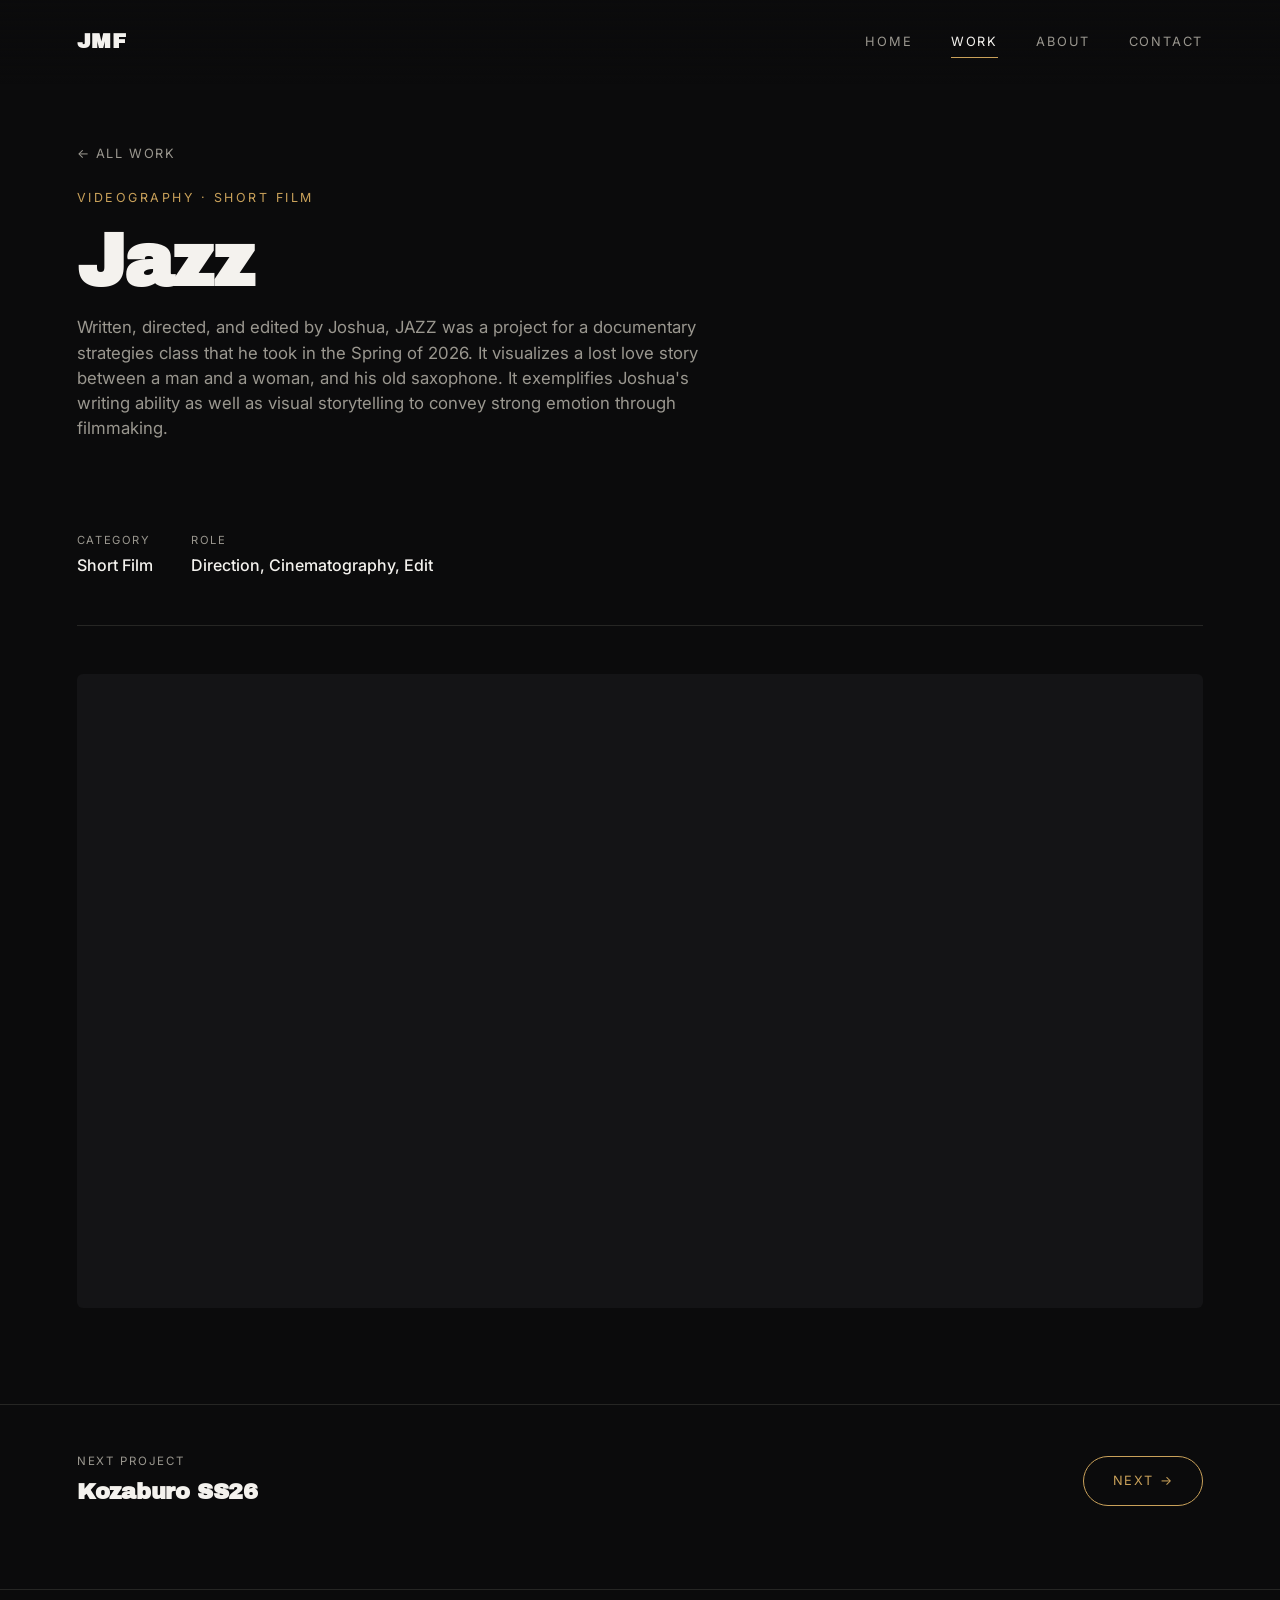
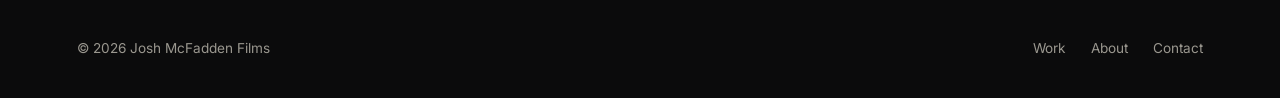
<file: work/jazz.html>
<!DOCTYPE html>
<html lang="en">
<head>
<meta charset="UTF-8">
<meta name="viewport" content="width=device-width, initial-scale=1.0">
<title>Jazz — Short Film | Josh McFadden Films</title>
<link rel="preconnect" href="https://fonts.googleapis.com">
<link rel="preconnect" href="https://fonts.gstatic.com" crossorigin>
<link href="https://fonts.googleapis.com/css2?family=Archivo+Black&family=Inter:wght@400;500;600&display=swap" rel="stylesheet">
<link rel="stylesheet" href="../css/style.css?v=6">
</head>
<body>

<header class="site-header solid">
  <div class="header-inner">
    <a href="../index.html" class="logo display">JMF</a>
    <nav class="main-nav">
      <a href="../index.html">Home</a>
      <a href="../work.html" class="active">Work</a>
      <a href="../about.html">About</a>
      <a href="../contact.html">Contact</a>
    </nav>
    <button class="nav-toggle" aria-label="Toggle menu">&#9776;</button>
  </div>
</header>

<div class="page-hero">
  <a href="../work.html" class="back-link">&larr; All Work</a>
  <div class="eyebrow">Videography &middot; Short Film</div>
  <h1 class="page-title display">Jazz</h1>
  <p class="page-lede">Written, directed, and edited by Joshua, JAZZ was a project for a documentary strategies class that he took in the Spring of 2026. It visualizes a lost love story between a man and a woman, and his old saxophone. It exemplifies Joshua's writing ability as well as visual storytelling to convey strong emotion through filmmaking.</p>
</div>

<div class="wrap">
  <div class="project-meta-row">
    <div><span>Category</span><strong>Short Film</strong></div>
    <div><span>Role</span><strong>Direction, Cinematography, Edit</strong></div>
  </div>
</div>

<div class="video-embed">
  <div class="video-frame">
    <iframe src="https://www.youtube-nocookie.com/embed/4TmYRHJC2hM" title="Jazz" allow="accelerometer; autoplay; clipboard-write; encrypted-media; gyroscope; picture-in-picture" allowfullscreen></iframe>
  </div>
</div>

<div class="project-next">
  <div>
    <span class="label">Next Project</span>
    <div class="title display">Kozaburo SS26</div>
  </div>
  <a class="btn accent" href="kozaburo.html">Next &rarr;</a>
</div>

<footer class="site-footer">
  <div>&copy; <span id="year"></span> Josh McFadden Films</div>
  <div class="footer-links">
    <a href="../work.html">Work</a>
    <a href="../about.html">About</a>
    <a href="../contact.html">Contact</a>
  </div>
</footer>

<script>document.getElementById('year').textContent = new Date().getFullYear();</script>
<script src="../js/main.js"></script>
</body>
</html>
</file>
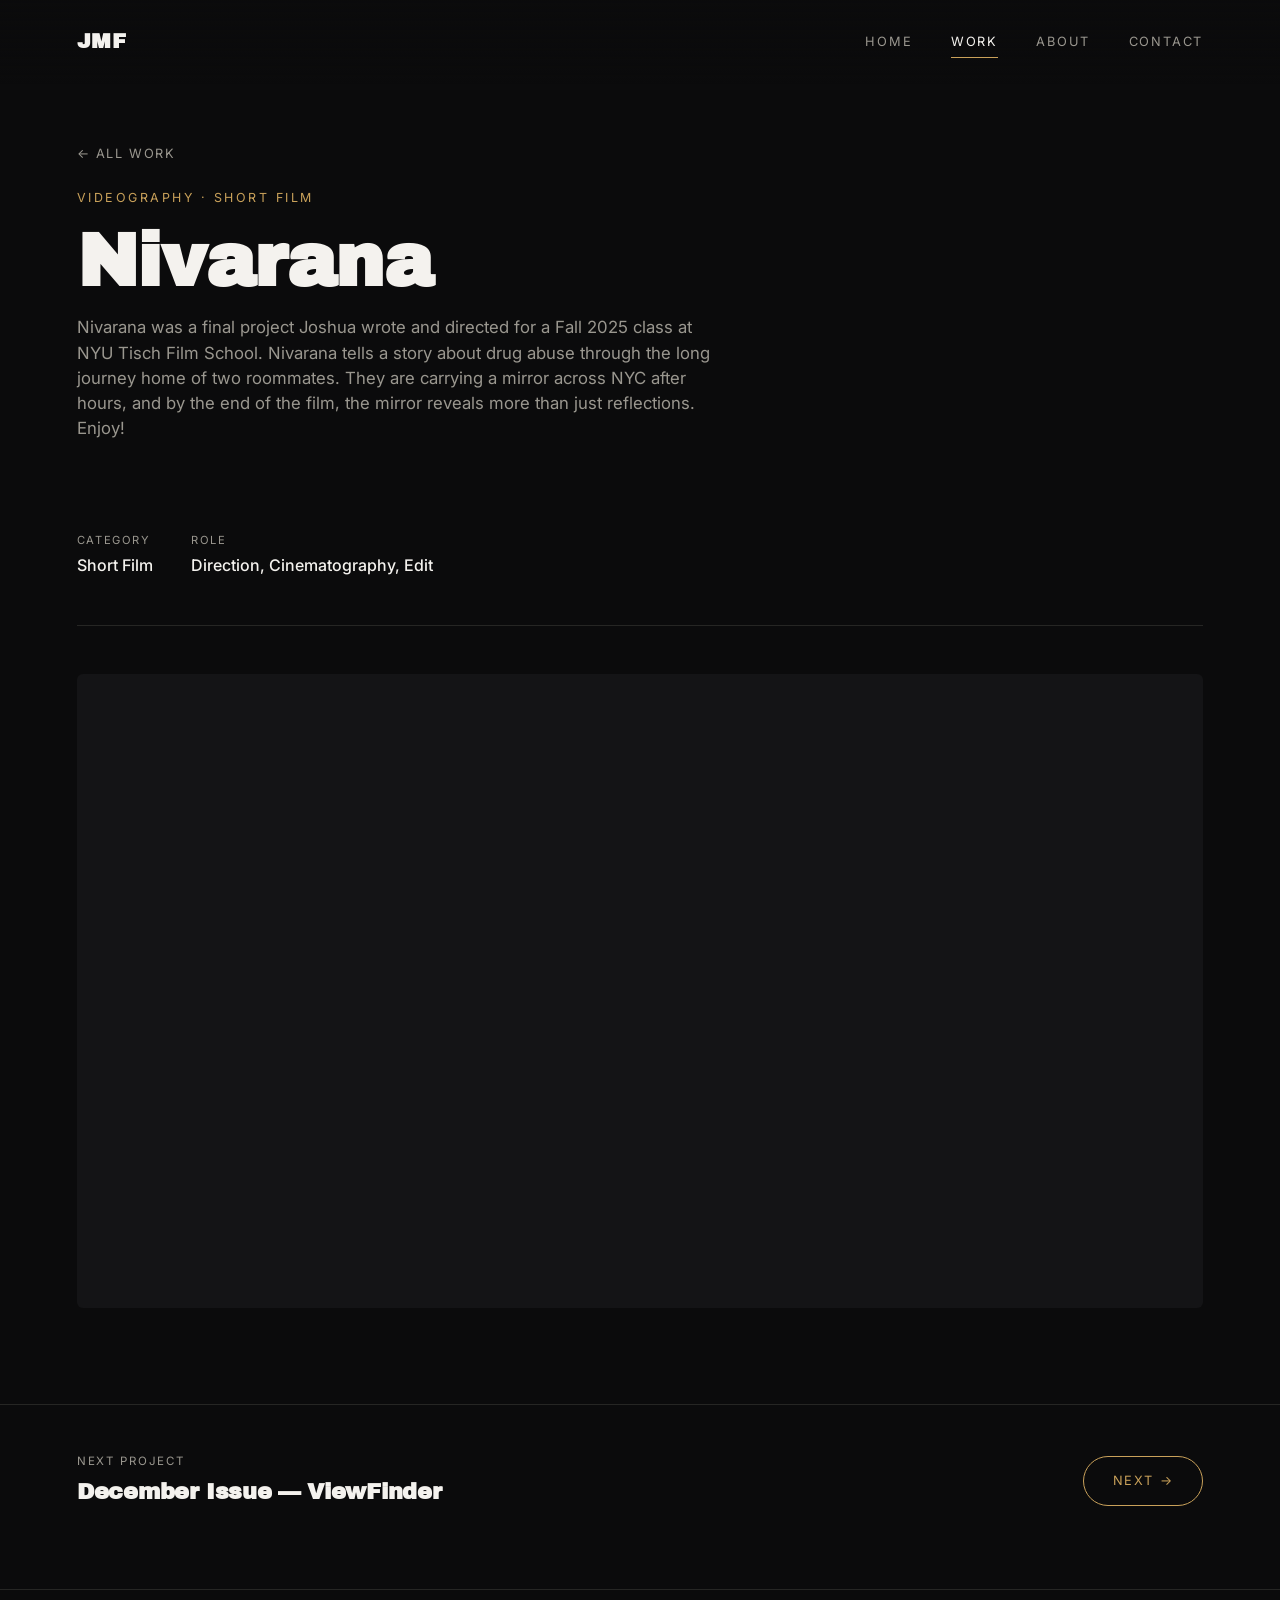
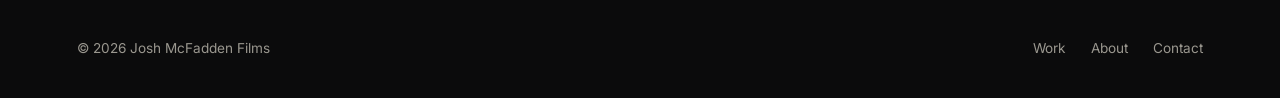
<file: work/nivarana.html>
<!DOCTYPE html>
<html lang="en">
<head>
<meta charset="UTF-8">
<meta name="viewport" content="width=device-width, initial-scale=1.0">
<title>Nivarana — Short Film | Josh McFadden Films</title>
<link rel="preconnect" href="https://fonts.googleapis.com">
<link rel="preconnect" href="https://fonts.gstatic.com" crossorigin>
<link href="https://fonts.googleapis.com/css2?family=Archivo+Black&family=Inter:wght@400;500;600&display=swap" rel="stylesheet">
<link rel="stylesheet" href="../css/style.css?v=6">
</head>
<body>

<header class="site-header solid">
  <div class="header-inner">
    <a href="../index.html" class="logo display">JMF</a>
    <nav class="main-nav">
      <a href="../index.html">Home</a>
      <a href="../work.html" class="active">Work</a>
      <a href="../about.html">About</a>
      <a href="../contact.html">Contact</a>
    </nav>
    <button class="nav-toggle" aria-label="Toggle menu">&#9776;</button>
  </div>
</header>

<div class="page-hero">
  <a href="../work.html" class="back-link">&larr; All Work</a>
  <div class="eyebrow">Videography &middot; Short Film</div>
  <h1 class="page-title display">Nivarana</h1>
  <p class="page-lede">Nivarana was a final project Joshua wrote and directed for a Fall 2025 class at NYU Tisch Film School. Nivarana tells a story about drug abuse through the long journey home of two roommates. They are carrying a mirror across NYC after hours, and by the end of the film, the mirror reveals more than just reflections. Enjoy!</p>
</div>

<div class="wrap">
  <div class="project-meta-row">
    <div><span>Category</span><strong>Short Film</strong></div>
    <div><span>Role</span><strong>Direction, Cinematography, Edit</strong></div>
  </div>
</div>

<div class="video-embed">
  <div class="video-frame">
    <iframe src="https://www.youtube-nocookie.com/embed/VifrlNrfNoE" title="Nivarana" allow="accelerometer; autoplay; clipboard-write; encrypted-media; gyroscope; picture-in-picture" allowfullscreen></iframe>
  </div>
</div>

<div class="project-next">
  <div>
    <span class="label">Next Project</span>
    <div class="title display">December Issue — ViewFinder</div>
  </div>
  <a class="btn accent" href="viewfinder-dec15.html">Next &rarr;</a>
</div>

<footer class="site-footer">
  <div>&copy; <span id="year"></span> Josh McFadden Films</div>
  <div class="footer-links">
    <a href="../work.html">Work</a>
    <a href="../about.html">About</a>
    <a href="../contact.html">Contact</a>
  </div>
</footer>

<script>document.getElementById('year').textContent = new Date().getFullYear();</script>
<script src="../js/main.js"></script>
</body>
</html>
</file>
<file: css/style.css>
/* ---------- Base / Variables ---------- */
:root {
  --bg: #0b0b0c;
  --bg-alt: #141416;
  --line: #262624;
  --text: #f4f2ee;
  --text-dim: #9a978f;
  --accent: #c9a15a;
  --max: 1400px;
  --nav-h: 84px;
}

* { box-sizing: border-box; }

html { scroll-behavior: smooth; }

body {
  margin: 0;
  background: var(--bg);
  color: var(--text);
  font-family: 'Inter', -apple-system, BlinkMacSystemFont, 'Segoe UI', sans-serif;
  font-size: 16px;
  line-height: 1.5;
  -webkit-font-smoothing: antialiased;
}

a { color: inherit; text-decoration: none; }

img { max-width: 100%; display: block; }

.display {
  font-family: 'Archivo Black', 'Inter', sans-serif;
  font-weight: 900;
  letter-spacing: -0.01em;
}

.wrap {
  max-width: var(--max);
  margin: 0 auto;
  padding: 0 6vw;
}

/* ---------- Header / Nav ---------- */
.site-header {
  position: fixed;
  top: 0; left: 0; right: 0;
  z-index: 100;
  height: var(--nav-h);
  display: flex;
  align-items: center;
  background: linear-gradient(to bottom, rgba(11,11,12,0.85), rgba(11,11,12,0));
  pointer-events: none;
}

.site-header.solid {
  background: rgba(11,11,12,0.92);
  backdrop-filter: blur(10px);
  border-bottom: 1px solid var(--line);
}

.header-inner {
  width: 100%;
  max-width: var(--max);
  margin: 0 auto;
  padding: 0 6vw;
  display: flex;
  align-items: center;
  justify-content: space-between;
  pointer-events: auto;
}

.logo {
  font-family: 'Archivo Black', sans-serif;
  font-size: 1.3rem;
  letter-spacing: 0.02em;
}

.main-nav {
  display: flex;
  gap: 2.4rem;
}

.main-nav a {
  font-size: 0.8rem;
  text-transform: uppercase;
  letter-spacing: 0.14em;
  color: var(--text-dim);
  padding: 0.4rem 0;
  border-bottom: 1px solid transparent;
  transition: color 0.2s ease, border-color 0.2s ease;
}

.main-nav a:hover,
.main-nav a.active {
  color: var(--text);
  border-color: var(--accent);
}

.nav-toggle {
  display: none;
  background: none;
  border: none;
  color: var(--text);
  font-size: 1.6rem;
  cursor: pointer;
  pointer-events: auto;
}

@media (max-width: 760px) {
  .main-nav {
    position: fixed;
    top: var(--nav-h);
    left: 0; right: 0;
    background: var(--bg);
    border-bottom: 1px solid var(--line);
    flex-direction: column;
    gap: 0;
    padding: 0.5rem 6vw 1.5rem;
    transform: translateY(-120%);
    transition: transform 0.3s ease;
  }
  .main-nav.open { transform: translateY(0); }
  .main-nav a { padding: 0.9rem 0; border-bottom: 1px solid var(--line); }
  .nav-toggle { display: block; }
}

/* ---------- Footer ---------- */
.site-footer {
  border-top: 1px solid var(--line);
  padding: 3rem 6vw 2.5rem;
  display: flex;
  flex-wrap: wrap;
  gap: 1rem;
  align-items: center;
  justify-content: space-between;
  color: var(--text-dim);
  font-size: 0.85rem;
}

.site-footer a { color: var(--text-dim); transition: color 0.2s ease; }
.site-footer a:hover { color: var(--text); }

.footer-links { display: flex; gap: 1.6rem; }

/* ---------- Buttons ---------- */
.btn {
  display: inline-flex;
  align-items: center;
  gap: 0.6rem;
  padding: 0.9rem 1.8rem;
  border: 1px solid var(--text);
  border-radius: 999px;
  font-size: 0.8rem;
  text-transform: uppercase;
  letter-spacing: 0.14em;
  transition: background 0.2s ease, color 0.2s ease;
}

.btn:hover { background: var(--text); color: var(--bg); }

.btn.accent { border-color: var(--accent); color: var(--accent); }
.btn.accent:hover { background: var(--accent); color: var(--bg); }

/* ---------- Page hero (non-home pages) ---------- */
.page-hero {
  padding: calc(var(--nav-h) + 3.5rem) 6vw 3rem;
  max-width: var(--max);
  margin: 0 auto;
}

.eyebrow {
  font-size: 0.78rem;
  text-transform: uppercase;
  letter-spacing: 0.2em;
  color: var(--accent);
  margin-bottom: 1rem;
}

.page-title {
  font-size: clamp(2.4rem, 6vw, 4.6rem);
  line-height: 1.02;
  margin: 0 0 1rem;
}

.page-lede {
  max-width: 640px;
  color: var(--text-dim);
  font-size: 1.05rem;
}

/* ================= HOME HERO / MARQUEE ================= */
.hero {
  position: relative;
  height: 100svh;
  min-height: 560px;
  overflow: hidden;
  background:
    linear-gradient(to bottom, rgba(11,11,12,0.5) 0%, rgba(11,11,12,0.35) 45%, rgba(11,11,12,0.6) 100%),
    url('../assets/images/hero-bg.jpg') center / cover no-repeat,
    radial-gradient(ellipse at 50% 30%, #17171a 0%, #0b0b0c 70%);
}

.hero-inner {
  position: absolute;
  inset: 0;
}

.hero-scrollcue {
  position: absolute;
  bottom: 2.2rem;
  left: 50%;
  transform: translateX(-50%);
  font-size: 0.72rem;
  text-transform: uppercase;
  letter-spacing: 0.25em;
  color: var(--text-dim);
  display: flex;
  flex-direction: column;
  align-items: center;
  gap: 0.6rem;
  opacity: 0;
  animation: fadeIn 0.6s ease forwards;
  animation-delay: 2.4s;
}

.hero-scrollcue .line {
  width: 1px;
  height: 34px;
  background: var(--text-dim);
  position: relative;
  overflow: hidden;
}

.hero-scrollcue .line::after {
  content: '';
  position: absolute;
  top: -100%;
  left: 0; right: 0;
  height: 100%;
  background: var(--accent);
  animation: scrollLine 1.6s ease-in-out infinite;
}

@keyframes scrollLine {
  0% { top: -100%; }
  60% { top: 100%; }
  100% { top: 100%; }
}

@keyframes fadeIn { to { opacity: 1; } }

/* handwritten hero lettering */
.intro-clones,
.marquee-copy {
  font-family: 'Caveat', 'Archivo Black', cursive;
  font-weight: 700;
}

/* intro JMF clones */
.intro-clones {
  position: absolute;
  inset: 0;
  display: flex;
  align-items: center;
  justify-content: center;
  gap: 0.06em;
  z-index: 5;
  font-size: clamp(4.5rem, 19vw, 13rem);
  line-height: 1;
  pointer-events: none;
}

.intro-clones .clone {
  display: inline-block;
  opacity: 0;
  transform: scale(0.5);
  animation: cloneAppear 0.35s cubic-bezier(.2,1.6,.4,1) forwards;
  --dx: 0px;
  --dy: 0px;
}

.intro-clones .clone:nth-child(1) { animation-delay: 0.05s; }
.intro-clones .clone:nth-child(2) { animation-delay: 0.16s; }
.intro-clones .clone:nth-child(3) { animation-delay: 0.27s; }

@keyframes cloneAppear {
  0% { opacity: 0; transform: scale(0.4); }
  55% { opacity: 1; transform: scale(1.18); }
  100% { opacity: 1; transform: scale(1); }
}

.intro-clones .clone.jump {
  animation: teleportJump 0.42s cubic-bezier(.32,.12,.18,1) forwards;
}

@keyframes teleportJump {
  0% { transform: translate(0,0) scale(1); opacity: 1; filter: blur(0); }
  32% { transform: translate(calc(var(--dx)*0.45), calc(var(--dy)*0.45)) scale(0.6); opacity: 0.15; filter: blur(6px); }
  55% { opacity: 0.9; filter: blur(1px); }
  100% { transform: translate(var(--dx), var(--dy)) scale(1); opacity: 1; filter: blur(0); }
}

.intro-clones.hide {
  transition: opacity 0.15s ease;
  opacity: 0;
}

/* marquee */
.marquee {
  position: absolute;
  inset: 0;
  overflow: hidden;
}

.marquee-track {
  position: absolute;
  top: 50%;
  left: 50%;
  transform: translate(-50%, -50%);
  display: flex;
  white-space: nowrap;
  will-change: transform;
}

.marquee-track.rolling {
  animation: roll 22s linear infinite;
}

@keyframes roll {
  from { transform: translate(-25%, -50%); }
  to   { transform: translate(-75%, -50%); }
}

.marquee-copy {
  display: flex;
  font-size: clamp(4.5rem, 19vw, 13rem);
  line-height: 1;
  padding-right: 6vw;
}

.marquee-copy .letter {
  display: inline-block;
  opacity: 0;
  transform: translateY(-0.22em) scale(1.4);
}

.marquee-copy.copy-b .letter {
  opacity: 1;
  transform: none;
}

.marquee-copy .letter.anchor-shown {
  opacity: 1;
  transform: none;
}

.marquee-copy .letter.teleport-in {
  animation: teleportIn 0.22s cubic-bezier(.2,.9,.3,1.05) forwards;
}

@keyframes teleportIn {
  0% { opacity: 0; transform: translateY(-0.3em) scale(1.5); filter: blur(4px); }
  60% { opacity: 1; transform: translateY(0.05em) scale(0.94); filter: blur(0); }
  100% { opacity: 1; transform: translateY(0) scale(1); }
}

/* ---------- Home sections below hero ---------- */
.home-intro {
  padding: 6rem 6vw 5rem;
  max-width: var(--max);
  margin: 0 auto;
  display: grid;
  grid-template-columns: 1fr 1fr;
  gap: 3rem;
  border-top: 1px solid var(--line);
}

.home-intro h2 {
  font-size: clamp(1.8rem, 3.2vw, 2.6rem);
  margin: 0;
  line-height: 1.15;
}

.home-intro p {
  color: var(--text-dim);
  font-size: 1.05rem;
  margin: 0 0 1.6rem;
}

@media (max-width: 800px) {
  .home-intro { grid-template-columns: 1fr; }
}

.featured-strip {
  padding: 0 6vw 6rem;
  max-width: var(--max);
  margin: 0 auto;
}

.featured-strip .strip-head {
  display: flex;
  align-items: baseline;
  justify-content: space-between;
  margin-bottom: 2rem;
}

.featured-strip .strip-head h3 {
  font-size: 1.1rem;
  text-transform: uppercase;
  letter-spacing: 0.14em;
  color: var(--text-dim);
  margin: 0;
}

.featured-grid {
  display: grid;
  grid-template-columns: repeat(3, 1fr);
  gap: 1.4rem;
}

@media (max-width: 900px) {
  .featured-grid { grid-template-columns: repeat(2, 1fr); }
}
@media (max-width: 560px) {
  .featured-grid { grid-template-columns: 1fr; }
}

/* ================= WORK GRID ================= */
.work-filters {
  display: flex;
  gap: 0.6rem;
  margin: 0 0 2.5rem;
  flex-wrap: wrap;
}

.work-filters button {
  background: none;
  border: 1px solid var(--line);
  color: var(--text-dim);
  padding: 0.55rem 1.2rem;
  border-radius: 999px;
  font-size: 0.78rem;
  text-transform: uppercase;
  letter-spacing: 0.12em;
  cursor: pointer;
  transition: all 0.2s ease;
}

.work-filters button:hover { color: var(--text); border-color: var(--text-dim); }

.work-filters button.active {
  background: var(--text);
  color: var(--bg);
  border-color: var(--text);
}

.work-grid {
  padding: 0;
  max-width: none;
  margin: 0;
  display: block;
}

.project-card {
  display: block;
  position: relative;
  width: 100%;
  opacity: 0;
  animation: cardIn 0.8s ease forwards;
  text-decoration: none;
  color: var(--text);
}

.project-card + .project-card { margin-top: 3px; }

@keyframes cardIn {
  from { opacity: 0; }
  to { opacity: 1; }
}

/* Landscape video: full width, native 16:9 height — never cropped */
.project-card[data-category="video"] .card-media {
  aspect-ratio: 16 / 9;
  height: auto;
  border-radius: 0;
}

.project-card[data-category="video"] .card-media img {
  height: 100%;
  object-fit: contain;
}

/* Portrait photo: full width, natural height (may exceed viewport) */
.project-card[data-category="photo"] .card-media {
  aspect-ratio: unset;
  height: auto;
  border-radius: 0;
}

.project-card[data-category="photo"] .card-media img {
  height: auto;
  object-fit: contain;
}

.card-media {
  position: relative;
  overflow: hidden;
  background: linear-gradient(155deg, #1c1c1f, #0a0a0b);
}

.card-media img {
  width: 100%;
  height: 100%;
  object-fit: contain;
  display: block;
  transition: transform 0.8s cubic-bezier(.2,.7,.2,1);
}

/* Home page "Selected Work" preview cards: fixed frame, image always shown in full (letterboxed, never cropped) */
.featured-grid .card-media {
  aspect-ratio: 4 / 5;
  border-radius: 4px;
}

.featured-grid .card-media img {
  object-fit: contain;
}

.project-card:hover .card-media img { transform: scale(1.03); }

.card-media .play-badge {
  position: absolute;
  top: 1.4rem; right: 1.4rem;
  width: 52px; height: 52px;
  border-radius: 50%;
  background: rgba(11,11,12,0.6);
  border: 1px solid rgba(244,242,238,0.35);
  display: flex;
  align-items: center;
  justify-content: center;
  backdrop-filter: blur(4px);
}

.card-media .play-badge svg { width: 18px; height: 18px; fill: var(--text); }

/* Meta overlays at bottom of image */
.card-meta {
  position: absolute;
  bottom: 0;
  left: 0;
  right: 0;
  padding: 5rem 4vw 2.2rem;
  background: linear-gradient(to bottom, transparent, rgba(11,11,12,0.82));
}

.card-meta .card-cat {
  font-size: 0.72rem;
  text-transform: uppercase;
  letter-spacing: 0.14em;
  color: var(--accent);
}

.card-meta h4 {
  margin: 0.35rem 0 0;
  font-size: 1.4rem;
  font-weight: 600;
}

.card-meta .card-client {
  color: rgba(244,242,238,0.65);
  font-size: 0.9rem;
  margin-top: 0.2rem;
}

/* ================= PROJECT DETAIL ================= */
.project-meta-row {
  display: flex;
  flex-wrap: wrap;
  gap: 2.4rem;
  padding: 1.6rem 0 3rem;
  border-bottom: 1px solid var(--line);
  margin-bottom: 3rem;
  color: var(--text-dim);
  font-size: 0.9rem;
}

.project-meta-row div span {
  display: block;
  font-size: 0.7rem;
  text-transform: uppercase;
  letter-spacing: 0.14em;
  color: var(--text-dim);
  margin-bottom: 0.3rem;
}

.project-meta-row div strong {
  color: var(--text);
  font-weight: 500;
  font-size: 1rem;
}

.back-link {
  display: inline-flex;
  align-items: center;
  gap: 0.5rem;
  color: var(--text-dim);
  font-size: 0.8rem;
  text-transform: uppercase;
  letter-spacing: 0.12em;
  margin-bottom: 1.6rem;
}
.back-link:hover { color: var(--text); }

.gallery {
  padding: 0 6vw 6rem;
  max-width: var(--max);
  margin: 0 auto;
  columns: 2;
  column-gap: 1.6rem;
}

.gallery-head {
  padding: 1rem 6vw 2rem;
  max-width: var(--max);
  margin: 0 auto;
}

.gallery-head h2 {
  font-size: 1.05rem;
  text-transform: uppercase;
  letter-spacing: 0.16em;
  color: var(--accent);
  margin: 0;
  font-weight: 600;
}

.gallery-head .sub {
  color: var(--text-dim);
  font-size: 0.9rem;
  margin-top: 0.3rem;
}

.gallery img {
  width: 100%;
  border-radius: 4px;
  margin-bottom: 1.6rem;
  break-inside: avoid;
  cursor: zoom-in;
}

@media (max-width: 700px) {
  .gallery { columns: 1; }
}

.video-embed {
  padding: 0 6vw 6rem;
  max-width: var(--max);
  margin: 0 auto;
}

.video-frame {
  position: relative;
  width: 100%;
  aspect-ratio: 16 / 9;
  background: var(--bg-alt);
  border-radius: 6px;
  overflow: hidden;
}

.video-frame iframe {
  position: absolute;
  inset: 0;
  width: 100%;
  height: 100%;
  border: 0;
}

.project-next {
  border-top: 1px solid var(--line);
  padding: 3rem 6vw 5rem;
  max-width: var(--max);
  margin: 0 auto;
  display: flex;
  justify-content: space-between;
  align-items: center;
  flex-wrap: wrap;
  gap: 1rem;
}

.project-next .label {
  font-size: 0.72rem;
  text-transform: uppercase;
  letter-spacing: 0.16em;
  color: var(--text-dim);
  display: block;
  margin-bottom: 0.3rem;
}

.project-next .title { font-size: 1.4rem; }

/* lightbox */
.lightbox {
  position: fixed;
  inset: 0;
  background: rgba(6,6,7,0.94);
  display: none;
  align-items: center;
  justify-content: center;
  z-index: 200;
  padding: 4vh 4vw;
}
.lightbox.open { display: flex; }
.lightbox img { max-height: 92vh; max-width: 92vw; border-radius: 4px; }
.lightbox-close {
  position: absolute;
  top: 2rem; right: 2rem;
  color: var(--text);
  font-size: 1.6rem;
  background: none;
  border: none;
  cursor: pointer;
}

/* ================= ABOUT ================= */
.about-grid {
  padding: 0 6vw 6rem;
  max-width: var(--max);
  margin: 0 auto;
  display: grid;
  grid-template-columns: 0.85fr 1.15fr;
  gap: 4rem;
  align-items: start;
}

@media (max-width: 860px) {
  .about-grid { grid-template-columns: 1fr; }
}

.about-photos {
  display: grid;
  grid-template-columns: 1fr 1fr;
  gap: 1rem;
}

.about-photos .photo-slot {
  aspect-ratio: 3/4;
  border-radius: 6px;
  overflow: hidden;
  background: linear-gradient(155deg, #1c1c1f, #0e0e10);
  border: 1px dashed var(--line);
  display: flex;
  align-items: center;
  justify-content: center;
  color: var(--text-dim);
  font-size: 0.78rem;
  text-align: center;
  padding: 1rem;
}

.about-photos .photo-slot.tall { grid-row: span 2; }

.about-photos .photo-slot:has(img) {
  padding: 0;
  border: none;
}

/* single full-height about photo */
.about-photos.single {
  display: block;
  align-self: stretch;
}

.about-photos.single .about-photo-full {
  width: 100%;
  height: 100%;
  object-fit: cover;
  border-radius: 6px;
}

@media (max-width: 860px) {
  .about-photos.single .about-photo-full { height: auto; }
}

.about-photos img { width: 100%; height: 100%; object-fit: cover; }

.about-text p {
  color: var(--text-dim);
  font-size: 1.08rem;
  margin: 0 0 1.4rem;
}

.about-text h1 {
  font-size: clamp(2.2rem, 5vw, 3.4rem);
  margin: 0 0 1.6rem;
}

.about-facts {
  margin-top: 2.4rem;
  display: grid;
  grid-template-columns: repeat(2, 1fr);
  gap: 1.4rem 2rem;
  padding-top: 2rem;
  border-top: 1px solid var(--line);
}

.about-facts div span {
  display: block;
  font-size: 0.7rem;
  text-transform: uppercase;
  letter-spacing: 0.14em;
  color: var(--accent);
  margin-bottom: 0.35rem;
}

/* ================= CONTACT ================= */
.contact-grid {
  padding: 0 6vw 7rem;
  max-width: var(--max);
  margin: 0 auto;
  display: grid;
  grid-template-columns: 1fr 1fr;
  gap: 4rem;
}

@media (max-width: 860px) {
  .contact-grid { grid-template-columns: 1fr; }
}

.contact-direct a.email-link {
  font-family: 'Archivo Black', sans-serif;
  font-size: clamp(1.6rem, 3.4vw, 2.4rem);
  display: inline-block;
  margin-bottom: 2rem;
  word-break: break-word;
  border-bottom: 2px solid var(--accent);
}

.contact-social {
  display: flex;
  gap: 1.6rem;
  margin-top: 2.5rem;
  flex-wrap: wrap;
}

.contact-social a {
  font-size: 0.85rem;
  text-transform: uppercase;
  letter-spacing: 0.1em;
  color: var(--text-dim);
  border-bottom: 1px solid transparent;
}
.contact-social a:hover { color: var(--text); border-color: var(--accent); }

.field { margin-bottom: 1.4rem; }

.field label {
  display: block;
  font-size: 0.75rem;
  text-transform: uppercase;
  letter-spacing: 0.12em;
  color: var(--text-dim);
  margin-bottom: 0.5rem;
}

.field input,
.field textarea {
  width: 100%;
  background: var(--bg-alt);
  border: 1px solid var(--line);
  border-radius: 4px;
  padding: 0.9rem 1rem;
  color: var(--text);
  font-family: inherit;
  font-size: 0.95rem;
}

.field textarea { min-height: 140px; resize: vertical; }

.field input:focus,
.field textarea:focus {
  outline: none;
  border-color: var(--accent);
}

.form-status {
  margin-top: 1rem;
  font-size: 0.85rem;
  color: var(--accent);
  min-height: 1.2em;
}
</file>
